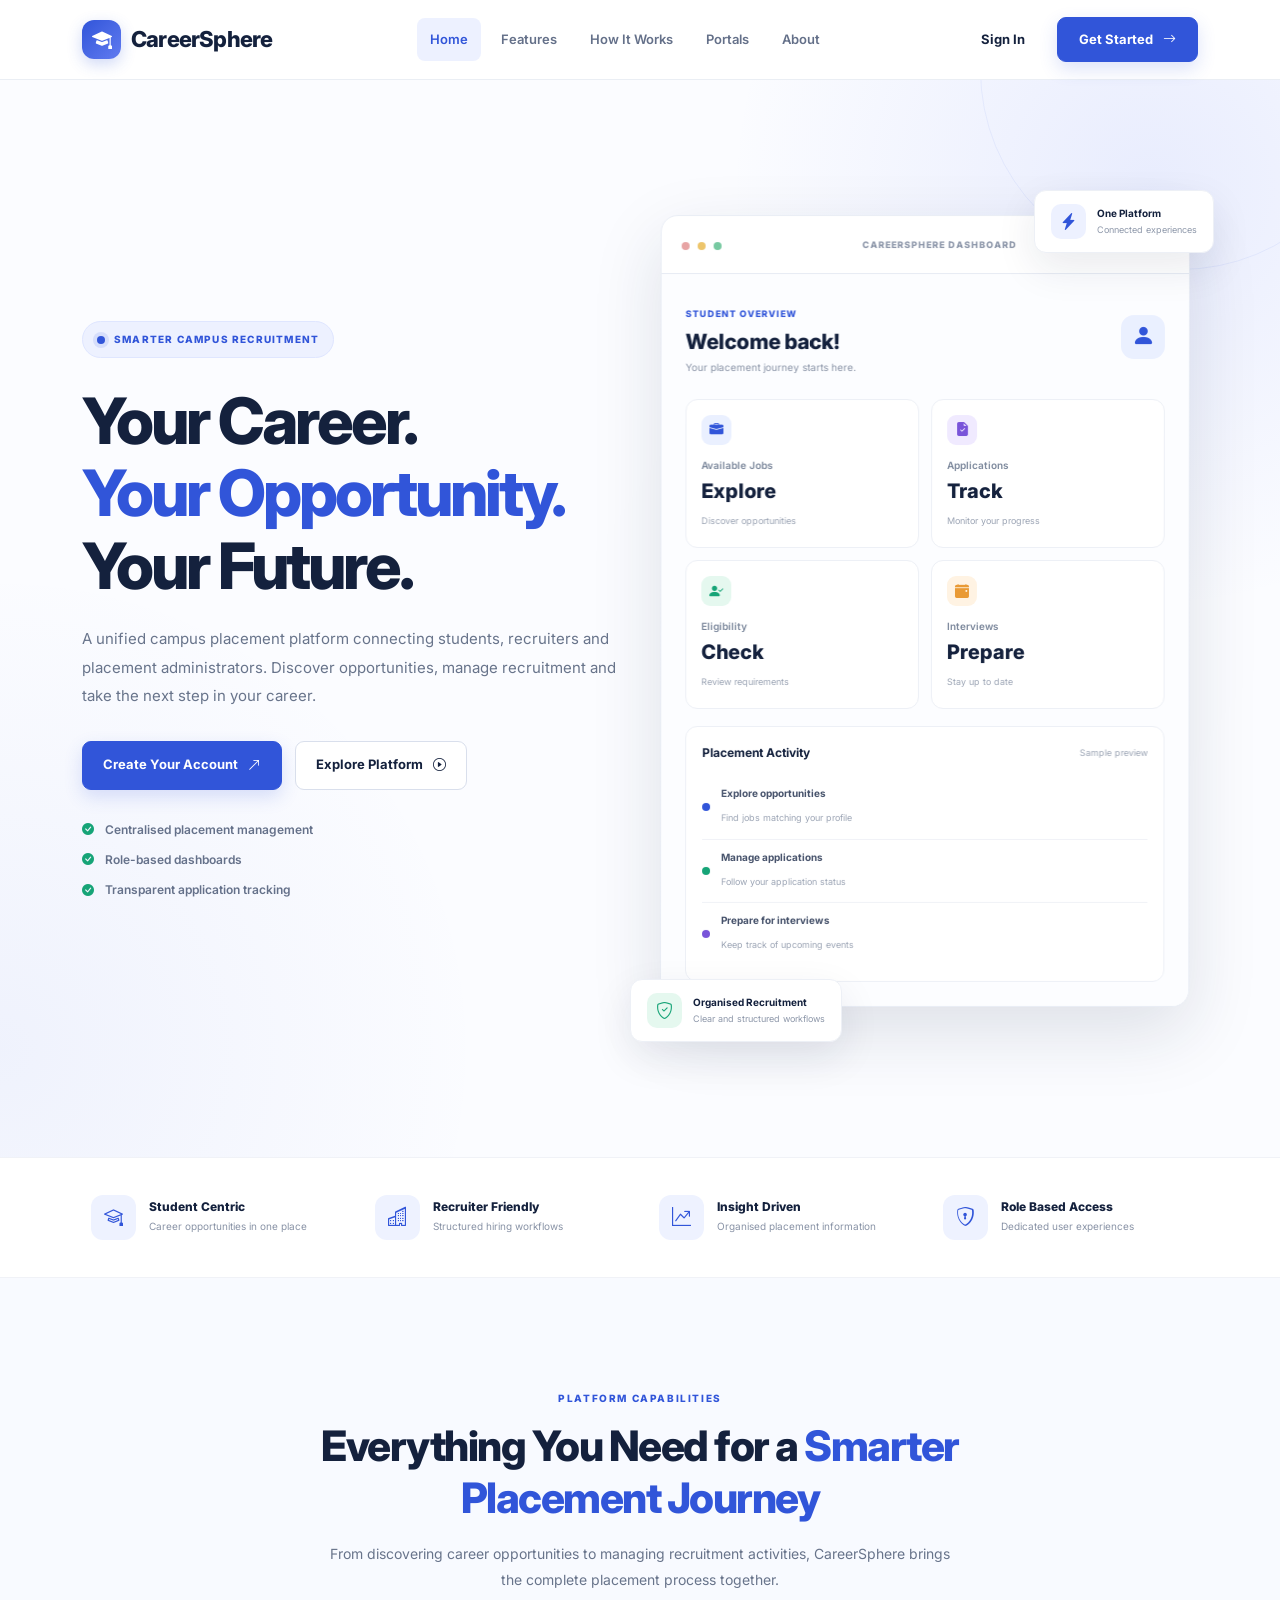
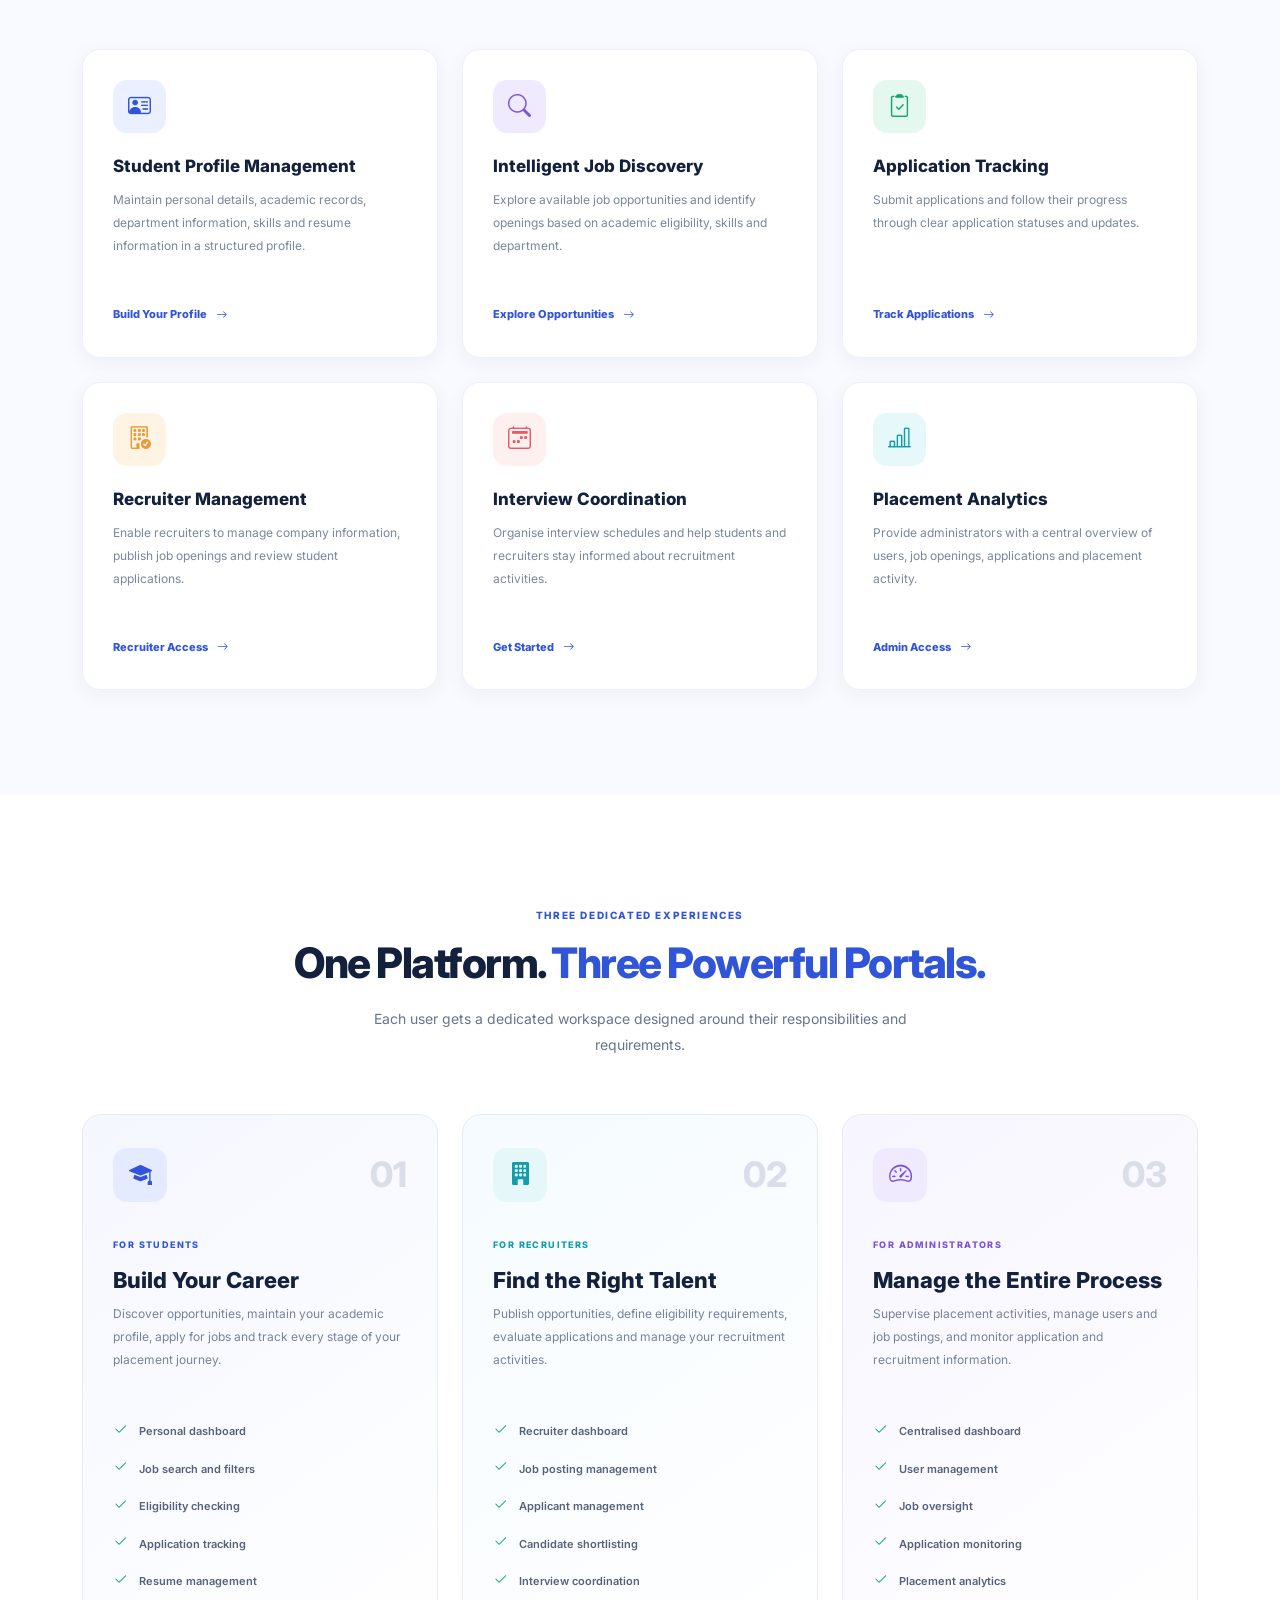
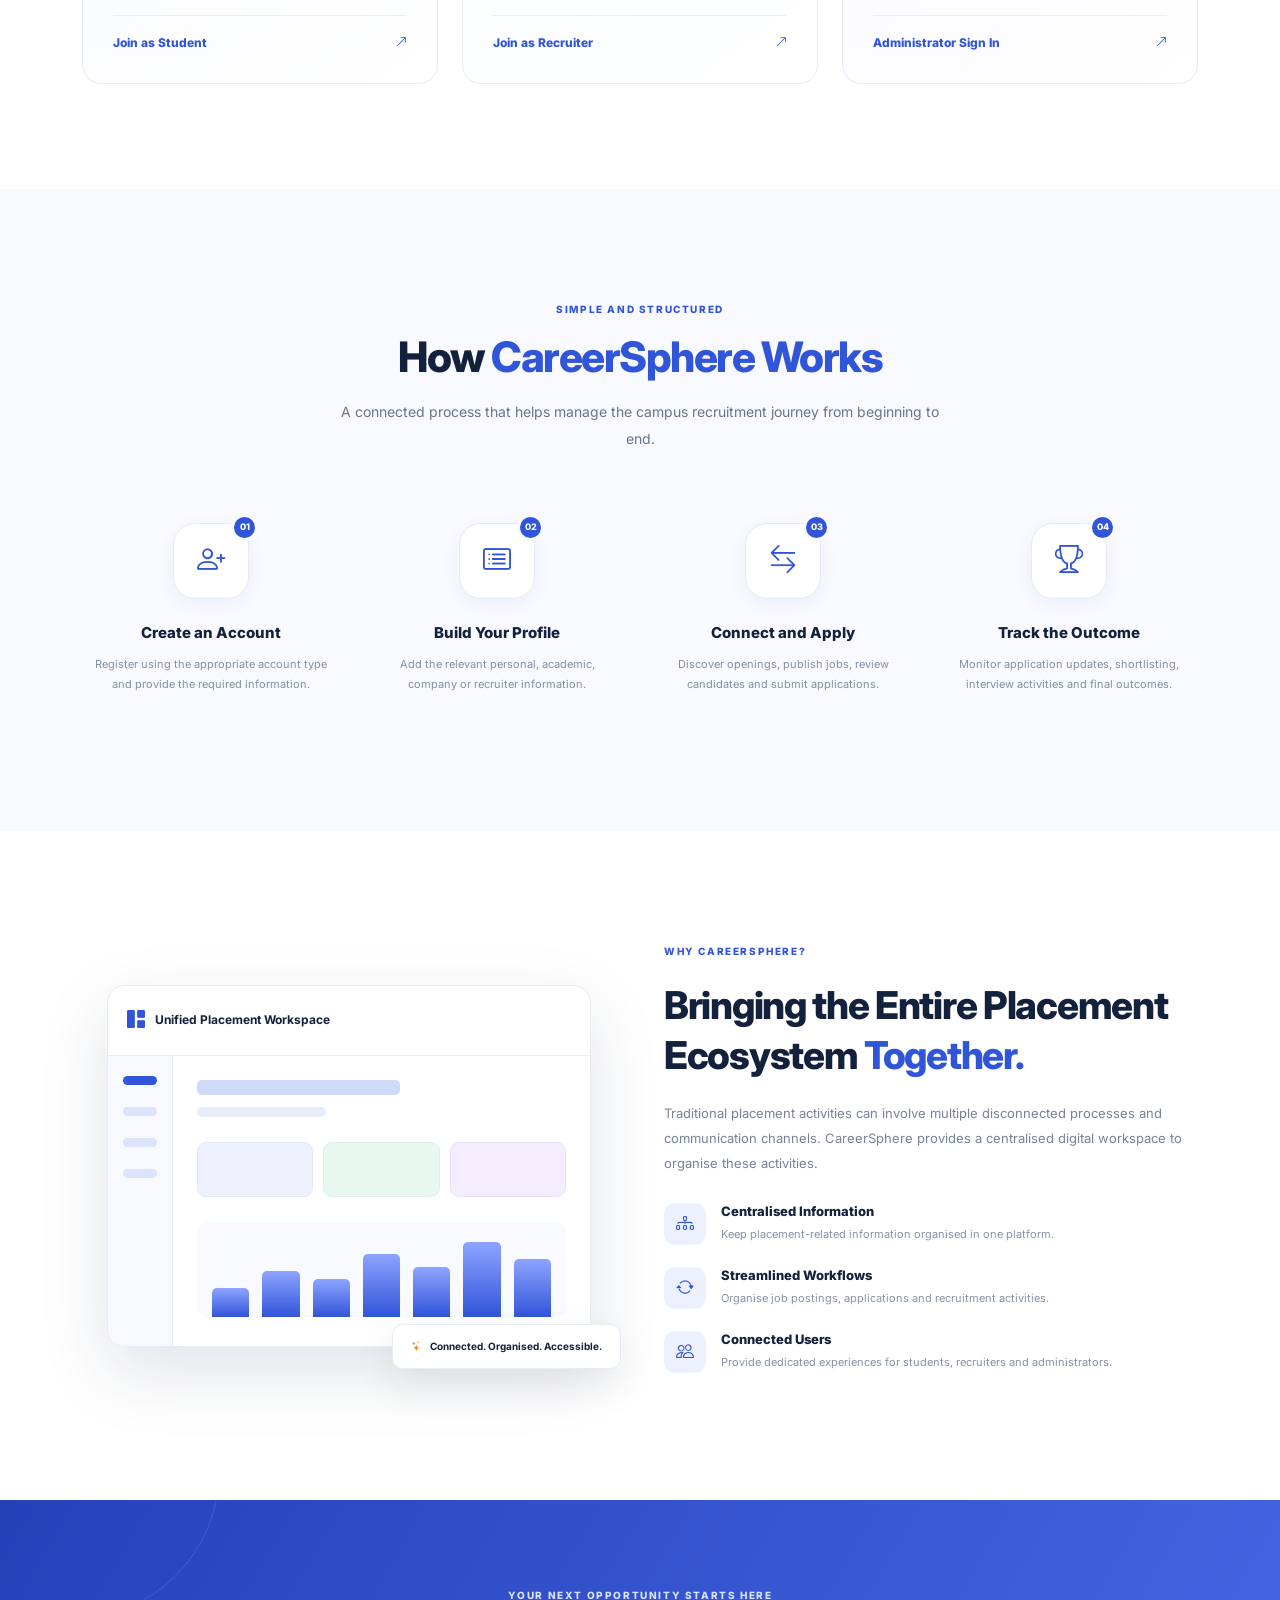
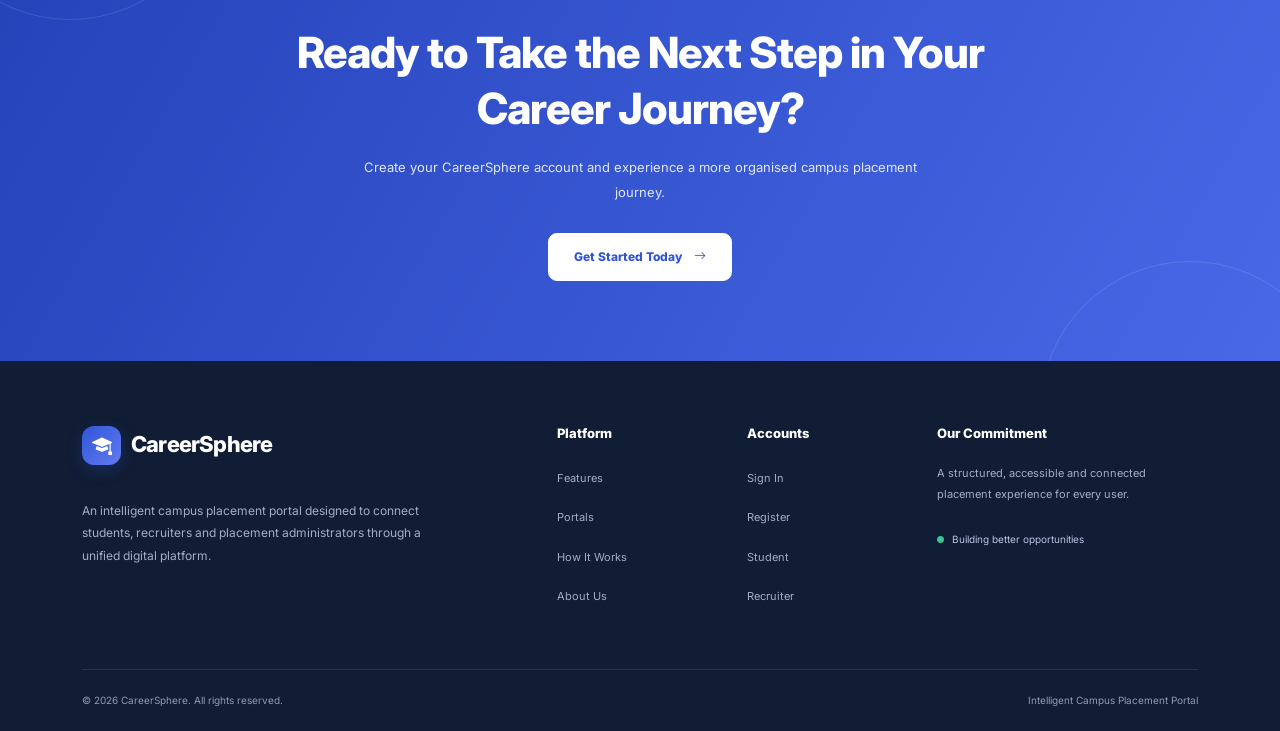
<file: frontend/index.html>
<!DOCTYPE html>
<html lang="en">
<head>
    <meta charset="UTF-8">
    <meta name="viewport" content="width=device-width, initial-scale=1.0">

    <title>CareerSphere | Intelligent Campus Placement Portal</title>

    <meta name="description"
          content="CareerSphere connects students, recruiters and placement administrators through an intelligent campus placement platform.">

    <link rel="preconnect" href="https://fonts.googleapis.com">
    <link rel="preconnect" href="https://fonts.gstatic.com" crossorigin>

    <link href="https://fonts.googleapis.com/css2?family=Inter:wght@400;500;600;700;800&display=swap"
          rel="stylesheet">

    <link href="https://cdn.jsdelivr.net/npm/bootstrap@5.3.3/dist/css/bootstrap.min.css"
          rel="stylesheet">

    <link href="https://cdn.jsdelivr.net/npm/bootstrap-icons@1.11.3/font/bootstrap-icons.min.css"
          rel="stylesheet">

    <link rel="stylesheet" href="style.css">
</head>

<body>

<!-- NAVIGATION -->
<nav class="navbar navbar-expand-lg main-navbar sticky-top">
    <div class="container">

        <a class="navbar-brand brand-logo" href="index.html">
            <span class="brand-icon">
                <i class="bi bi-mortarboard-fill"></i>
            </span>
            CareerSphere
        </a>

        <button class="navbar-toggler" type="button"
                data-bs-toggle="collapse"
                data-bs-target="#mainNavigation"
                aria-controls="mainNavigation"
                aria-expanded="false"
                aria-label="Toggle navigation">
            <span class="navbar-toggler-icon"></span>
        </button>

        <div class="collapse navbar-collapse" id="mainNavigation">

            <ul class="navbar-nav mx-auto">
                <li class="nav-item">
                    <a class="nav-link active" href="#home">Home</a>
                </li>
                <li class="nav-item">
                    <a class="nav-link" href="#features">Features</a>
                </li>
                <li class="nav-item">
                    <a class="nav-link" href="#how-it-works">How It Works</a>
                </li>
                <li class="nav-item">
                    <a class="nav-link" href="#portals">Portals</a>
                </li>
                <li class="nav-item">
                    <a class="nav-link" href="#about">About</a>
                </li>
            </ul>

            <div class="navbar-actions">
                <a href="login.html" class="btn btn-login">Sign In</a>

                <a href="register.html" class="btn btn-primary-custom">
                    Get Started
                    <i class="bi bi-arrow-right"></i>
                </a>
            </div>

        </div>
    </div>
</nav>


<!-- HERO SECTION -->
<section class="hero-section" id="home">
    <div class="container">
        <div class="row align-items-center">

            <div class="col-lg-6 hero-content">

                <div class="hero-label">
                    <span class="hero-label-dot"></span>
                    SMARTER CAMPUS RECRUITMENT
                </div>

                <h1>
                    Your Career.
                    <span>Your Opportunity.</span>
                    Your Future.
                </h1>

                <p class="hero-description">
                    A unified campus placement platform connecting
                    students, recruiters and placement administrators.
                    Discover opportunities, manage recruitment and
                    take the next step in your career.
                </p>

                <div class="hero-buttons">
                    <a href="register.html" class="btn btn-primary-custom hero-button">
                        Create Your Account
                        <i class="bi bi-arrow-up-right"></i>
                    </a>

                    <a href="#how-it-works" class="btn btn-outline-custom hero-button">
                        Explore Platform
                        <i class="bi bi-play-circle"></i>
                    </a>
                </div>

                <div class="hero-benefits">
                    <div>
                        <i class="bi bi-check-circle-fill"></i>
                        Centralised placement management
                    </div>
                    <div>
                        <i class="bi bi-check-circle-fill"></i>
                        Role-based dashboards
                    </div>
                    <div>
                        <i class="bi bi-check-circle-fill"></i>
                        Transparent application tracking
                    </div>
                </div>

            </div>

            <!-- DASHBOARD PREVIEW -->
            <div class="col-lg-6 hero-visual">

                <div class="dashboard-preview">

                    <div class="preview-header">
                        <div>
                            <span class="preview-window-dot"></span>
                            <span class="preview-window-dot"></span>
                            <span class="preview-window-dot"></span>
                        </div>

                        <span class="preview-title">
                            CAREERSPHERE DASHBOARD
                        </span>

                        <i class="bi bi-three-dots"></i>
                    </div>

                    <div class="preview-body">

                        <div class="preview-welcome">
                            <div>
                                <small>STUDENT OVERVIEW</small>
                                <h4>Welcome back!</h4>
                                <p>Your placement journey starts here.</p>
                            </div>

                            <div class="preview-avatar">
                                <i class="bi bi-person-fill"></i>
                            </div>
                        </div>

                        <div class="preview-stat-grid">

                            <div class="preview-stat-card">
                                <span class="stat-icon blue">
                                    <i class="bi bi-briefcase-fill"></i>
                                </span>
                                <small>Available Jobs</small>
                                <h3>Explore</h3>
                                <span class="stat-note">Discover opportunities</span>
                            </div>

                            <div class="preview-stat-card">
                                <span class="stat-icon purple">
                                    <i class="bi bi-file-earmark-check-fill"></i>
                                </span>
                                <small>Applications</small>
                                <h3>Track</h3>
                                <span class="stat-note">Monitor your progress</span>
                            </div>

                            <div class="preview-stat-card">
                                <span class="stat-icon green">
                                    <i class="bi bi-person-check-fill"></i>
                                </span>
                                <small>Eligibility</small>
                                <h3>Check</h3>
                                <span class="stat-note">Review requirements</span>
                            </div>

                            <div class="preview-stat-card">
                                <span class="stat-icon orange">
                                    <i class="bi bi-calendar-event-fill"></i>
                                </span>
                                <small>Interviews</small>
                                <h3>Prepare</h3>
                                <span class="stat-note">Stay up to date</span>
                            </div>

                        </div>

                        <div class="preview-bottom">
                            <div class="preview-activity">

                                <div class="preview-section-heading">
                                    <strong>Placement Activity</strong>
                                    <span>Sample preview</span>
                                </div>

                                <div class="activity-row">
                                    <span class="activity-indicator blue-bg"></span>
                                    <div>
                                        <strong>Explore opportunities</strong>
                                        <small>Find jobs matching your profile</small>
                                    </div>
                                </div>

                                <div class="activity-row">
                                    <span class="activity-indicator green-bg"></span>
                                    <div>
                                        <strong>Manage applications</strong>
                                        <small>Follow your application status</small>
                                    </div>
                                </div>

                                <div class="activity-row">
                                    <span class="activity-indicator purple-bg"></span>
                                    <div>
                                        <strong>Prepare for interviews</strong>
                                        <small>Keep track of upcoming events</small>
                                    </div>
                                </div>

                            </div>
                        </div>

                    </div>
                </div>

                <div class="floating-card floating-card-top">
                    <i class="bi bi-lightning-charge-fill"></i>
                    <div>
                        <strong>One Platform</strong>
                        <small>Connected experiences</small>
                    </div>
                </div>

                <div class="floating-card floating-card-bottom">
                    <i class="bi bi-shield-check"></i>
                    <div>
                        <strong>Organised Recruitment</strong>
                        <small>Clear and structured workflows</small>
                    </div>
                </div>

            </div>
        </div>
    </div>
</section>


<!-- PLATFORM HIGHLIGHTS -->
<section class="highlights-section">
    <div class="container">
        <div class="highlights-grid">

            <div class="highlight-item">
                <div class="highlight-icon">
                    <i class="bi bi-mortarboard"></i>
                </div>
                <div>
                    <h5>Student Centric</h5>
                    <p>Career opportunities in one place</p>
                </div>
            </div>

            <div class="highlight-item">
                <div class="highlight-icon">
                    <i class="bi bi-buildings"></i>
                </div>
                <div>
                    <h5>Recruiter Friendly</h5>
                    <p>Structured hiring workflows</p>
                </div>
            </div>

            <div class="highlight-item">
                <div class="highlight-icon">
                    <i class="bi bi-graph-up-arrow"></i>
                </div>
                <div>
                    <h5>Insight Driven</h5>
                    <p>Organised placement information</p>
                </div>
            </div>

            <div class="highlight-item">
                <div class="highlight-icon">
                    <i class="bi bi-shield-lock"></i>
                </div>
                <div>
                    <h5>Role Based Access</h5>
                    <p>Dedicated user experiences</p>
                </div>
            </div>

        </div>
    </div>
</section>


<!-- FEATURES -->
<section class="features-section section-padding" id="features">
    <div class="container">

        <div class="section-heading text-center">
            <span class="section-eyebrow">PLATFORM CAPABILITIES</span>

            <h2>
                Everything You Need for a
                <span>Smarter Placement Journey</span>
            </h2>

            <p>
                From discovering career opportunities to managing
                recruitment activities, CareerSphere brings the
                complete placement process together.
            </p>
        </div>

        <div class="row g-4">

            <div class="col-md-6 col-lg-4">
                <div class="feature-card">
                    <div class="feature-icon blue">
                        <i class="bi bi-person-vcard"></i>
                    </div>
                    <h4>Student Profile Management</h4>
                    <p>
                        Maintain personal details, academic records,
                        department information, skills and resume
                        information in a structured profile.
                    </p>
                    <a href="register.html">
                        Build Your Profile
                        <i class="bi bi-arrow-right"></i>
                    </a>
                </div>
            </div>

            <div class="col-md-6 col-lg-4">
                <div class="feature-card">
                    <div class="feature-icon purple">
                        <i class="bi bi-search"></i>
                    </div>
                    <h4>Intelligent Job Discovery</h4>
                    <p>
                        Explore available job opportunities and
                        identify openings based on academic
                        eligibility, skills and department.
                    </p>
                    <a href="register.html">
                        Explore Opportunities
                        <i class="bi bi-arrow-right"></i>
                    </a>
                </div>
            </div>

            <div class="col-md-6 col-lg-4">
                <div class="feature-card">
                    <div class="feature-icon green">
                        <i class="bi bi-clipboard2-check"></i>
                    </div>
                    <h4>Application Tracking</h4>
                    <p>
                        Submit applications and follow their
                        progress through clear application
                        statuses and updates.
                    </p>
                    <a href="register.html">
                        Track Applications
                        <i class="bi bi-arrow-right"></i>
                    </a>
                </div>
            </div>

            <div class="col-md-6 col-lg-4">
                <div class="feature-card">
                    <div class="feature-icon orange">
                        <i class="bi bi-building-check"></i>
                    </div>
                    <h4>Recruiter Management</h4>
                    <p>
                        Enable recruiters to manage company
                        information, publish job openings and
                        review student applications.
                    </p>
                    <a href="register.html">
                        Recruiter Access
                        <i class="bi bi-arrow-right"></i>
                    </a>
                </div>
            </div>

            <div class="col-md-6 col-lg-4">
                <div class="feature-card">
                    <div class="feature-icon red">
                        <i class="bi bi-calendar2-week"></i>
                    </div>
                    <h4>Interview Coordination</h4>
                    <p>
                        Organise interview schedules and help
                        students and recruiters stay informed
                        about recruitment activities.
                    </p>
                    <a href="register.html">
                        Get Started
                        <i class="bi bi-arrow-right"></i>
                    </a>
                </div>
            </div>

            <div class="col-md-6 col-lg-4">
                <div class="feature-card">
                    <div class="feature-icon teal">
                        <i class="bi bi-bar-chart-line"></i>
                    </div>
                    <h4>Placement Analytics</h4>
                    <p>
                        Provide administrators with a central
                        overview of users, job openings,
                        applications and placement activity.
                    </p>
                    <a href="login.html">
                        Admin Access
                        <i class="bi bi-arrow-right"></i>
                    </a>
                </div>
            </div>

        </div>
    </div>
</section>


<!-- ROLE BASED PORTALS -->
<section class="portals-section section-padding" id="portals">
    <div class="container">

        <div class="section-heading text-center">
            <span class="section-eyebrow">THREE DEDICATED EXPERIENCES</span>

            <h2>
                One Platform.
                <span>Three Powerful Portals.</span>
            </h2>

            <p>
                Each user gets a dedicated workspace designed
                around their responsibilities and requirements.
            </p>
        </div>

        <div class="row g-4">

            <div class="col-lg-4">
                <div class="portal-card student-portal">

                    <div class="portal-card-top">
                        <div class="portal-icon">
                            <i class="bi bi-mortarboard-fill"></i>
                        </div>
                        <span class="portal-number">01</span>
                    </div>

                    <span class="portal-label">FOR STUDENTS</span>
                    <h3>Build Your Career</h3>

                    <p>
                        Discover opportunities, maintain your
                        academic profile, apply for jobs and
                        track every stage of your placement journey.
                    </p>

                    <ul>
                        <li><i class="bi bi-check2"></i> Personal dashboard</li>
                        <li><i class="bi bi-check2"></i> Job search and filters</li>
                        <li><i class="bi bi-check2"></i> Eligibility checking</li>
                        <li><i class="bi bi-check2"></i> Application tracking</li>
                        <li><i class="bi bi-check2"></i> Resume management</li>
                    </ul>

                    <a href="register.html" class="portal-link">
                        Join as Student
                        <i class="bi bi-arrow-up-right"></i>
                    </a>
                </div>
            </div>

            <div class="col-lg-4">
                <div class="portal-card recruiter-portal">

                    <div class="portal-card-top">
                        <div class="portal-icon">
                            <i class="bi bi-building-fill"></i>
                        </div>
                        <span class="portal-number">02</span>
                    </div>

                    <span class="portal-label">FOR RECRUITERS</span>
                    <h3>Find the Right Talent</h3>

                    <p>
                        Publish opportunities, define eligibility
                        requirements, evaluate applications and
                        manage your recruitment activities.
                    </p>

                    <ul>
                        <li><i class="bi bi-check2"></i> Recruiter dashboard</li>
                        <li><i class="bi bi-check2"></i> Job posting management</li>
                        <li><i class="bi bi-check2"></i> Applicant management</li>
                        <li><i class="bi bi-check2"></i> Candidate shortlisting</li>
                        <li><i class="bi bi-check2"></i> Interview coordination</li>
                    </ul>

                    <a href="register.html" class="portal-link">
                        Join as Recruiter
                        <i class="bi bi-arrow-up-right"></i>
                    </a>
                </div>
            </div>

            <div class="col-lg-4">
                <div class="portal-card admin-portal">

                    <div class="portal-card-top">
                        <div class="portal-icon">
                            <i class="bi bi-speedometer2"></i>
                        </div>
                        <span class="portal-number">03</span>
                    </div>

                    <span class="portal-label">FOR ADMINISTRATORS</span>
                    <h3>Manage the Entire Process</h3>

                    <p>
                        Supervise placement activities, manage
                        users and job postings, and monitor
                        application and recruitment information.
                    </p>

                    <ul>
                        <li><i class="bi bi-check2"></i> Centralised dashboard</li>
                        <li><i class="bi bi-check2"></i> User management</li>
                        <li><i class="bi bi-check2"></i> Job oversight</li>
                        <li><i class="bi bi-check2"></i> Application monitoring</li>
                        <li><i class="bi bi-check2"></i> Placement analytics</li>
                    </ul>

                    <a href="login.html" class="portal-link">
                        Administrator Sign In
                        <i class="bi bi-arrow-up-right"></i>
                    </a>
                </div>
            </div>

        </div>
    </div>
</section>


<!-- HOW IT WORKS -->
<section class="workflow-section section-padding" id="how-it-works">
    <div class="container">

        <div class="section-heading text-center">
            <span class="section-eyebrow">SIMPLE AND STRUCTURED</span>

            <h2>
                How <span>CareerSphere Works</span>
            </h2>

            <p>
                A connected process that helps manage the
                campus recruitment journey from beginning to end.
            </p>
        </div>

        <div class="workflow-grid">

            <div class="workflow-step">
                <div class="workflow-icon">
                    <i class="bi bi-person-plus"></i>
                    <span>01</span>
                </div>
                <h4>Create an Account</h4>
                <p>
                    Register using the appropriate account type
                    and provide the required information.
                </p>
            </div>

            <div class="workflow-step">
                <div class="workflow-icon">
                    <i class="bi bi-card-list"></i>
                    <span>02</span>
                </div>
                <h4>Build Your Profile</h4>
                <p>
                    Add the relevant personal, academic,
                    company or recruiter information.
                </p>
            </div>

            <div class="workflow-step">
                <div class="workflow-icon">
                    <i class="bi bi-arrow-left-right"></i>
                    <span>03</span>
                </div>
                <h4>Connect and Apply</h4>
                <p>
                    Discover openings, publish jobs,
                    review candidates and submit applications.
                </p>
            </div>

            <div class="workflow-step">
                <div class="workflow-icon">
                    <i class="bi bi-trophy"></i>
                    <span>04</span>
                </div>
                <h4>Track the Outcome</h4>
                <p>
                    Monitor application updates, shortlisting,
                    interview activities and final outcomes.
                </p>
            </div>

        </div>
    </div>
</section>


<!-- ABOUT -->
<section class="about-section section-padding" id="about">
    <div class="container">

        <div class="row align-items-center g-5">

            <div class="col-lg-6">
                <div class="about-visual">

                    <div class="about-main-card">

                        <div class="about-card-header">
                            <i class="bi bi-grid-1x2-fill"></i>
                            <strong>Unified Placement Workspace</strong>
                        </div>

                        <div class="about-workspace">

                            <div class="workspace-sidebar">
                                <span></span>
                                <span></span>
                                <span></span>
                                <span></span>
                            </div>

                            <div class="workspace-content">
                                <div class="workspace-line large"></div>
                                <div class="workspace-line small"></div>

                                <div class="workspace-boxes">
                                    <span></span>
                                    <span></span>
                                    <span></span>
                                </div>

                                <div class="workspace-chart">
                                    <div style="height: 35%"></div>
                                    <div style="height: 55%"></div>
                                    <div style="height: 45%"></div>
                                    <div style="height: 75%"></div>
                                    <div style="height: 60%"></div>
                                    <div style="height: 90%"></div>
                                    <div style="height: 70%"></div>
                                </div>
                            </div>

                        </div>
                    </div>

                    <div class="about-decoration">
                        <i class="bi bi-stars"></i>
                        Connected. Organised. Accessible.
                    </div>

                </div>
            </div>

            <div class="col-lg-6">

                <span class="section-eyebrow">WHY CAREERSPHERE?</span>

                <h2 class="about-heading">
                    Bringing the Entire
                    Placement Ecosystem
                    <span>Together.</span>
                </h2>

                <p class="about-description">
                    Traditional placement activities can involve
                    multiple disconnected processes and communication
                    channels. CareerSphere provides a centralised
                    digital workspace to organise these activities.
                </p>

                <div class="about-point">
                    <div class="about-point-icon">
                        <i class="bi bi-diagram-3"></i>
                    </div>
                    <div>
                        <h5>Centralised Information</h5>
                        <p>
                            Keep placement-related information
                            organised in one platform.
                        </p>
                    </div>
                </div>

                <div class="about-point">
                    <div class="about-point-icon">
                        <i class="bi bi-arrow-repeat"></i>
                    </div>
                    <div>
                        <h5>Streamlined Workflows</h5>
                        <p>
                            Organise job postings, applications
                            and recruitment activities.
                        </p>
                    </div>
                </div>

                <div class="about-point">
                    <div class="about-point-icon">
                        <i class="bi bi-people"></i>
                    </div>
                    <div>
                        <h5>Connected Users</h5>
                        <p>
                            Provide dedicated experiences for
                            students, recruiters and administrators.
                        </p>
                    </div>
                </div>

            </div>
        </div>
    </div>
</section>


<!-- CALL TO ACTION -->
<section class="cta-section">
    <div class="container">

        <div class="cta-content">

            <span class="cta-eyebrow">
                YOUR NEXT OPPORTUNITY STARTS HERE
            </span>

            <h2>
                Ready to Take the Next Step
                in Your Career Journey?
            </h2>

            <p>
                Create your CareerSphere account and experience
                a more organised campus placement journey.
            </p>

            <a href="register.html" class="btn cta-button">
                Get Started Today
                <i class="bi bi-arrow-right"></i>
            </a>

        </div>
    </div>
</section>


<!-- FOOTER -->
<footer class="main-footer">
    <div class="container">

        <div class="row g-4 footer-main">

            <div class="col-lg-5">

                <a class="navbar-brand brand-logo footer-brand"
                   href="index.html">

                    <span class="brand-icon">
                        <i class="bi bi-mortarboard-fill"></i>
                    </span>

                    CareerSphere
                </a>

                <p class="footer-description">
                    An intelligent campus placement portal
                    designed to connect students, recruiters
                    and placement administrators through
                    a unified digital platform.
                </p>

            </div>

            <div class="col-6 col-lg-2">
                <h5>Platform</h5>
                <ul>
                    <li><a href="#features">Features</a></li>
                    <li><a href="#portals">Portals</a></li>
                    <li><a href="#how-it-works">How It Works</a></li>
                    <li><a href="#about">About Us</a></li>
                </ul>
            </div>

            <div class="col-6 col-lg-2">
                <h5>Accounts</h5>
                <ul>
                    <li><a href="login.html">Sign In</a></li>
                    <li><a href="register.html">Register</a></li>
                    <li><a href="register.html">Student</a></li>
                    <li><a href="register.html">Recruiter</a></li>
                </ul>
            </div>

            <div class="col-lg-3">
                <h5>Our Commitment</h5>

                <p class="footer-commitment">
                    A structured, accessible and connected
                    placement experience for every user.
                </p>

                <span class="footer-status">
                    <i class="bi bi-circle-fill"></i>
                    Building better opportunities
                </span>
            </div>

        </div>

        <div class="footer-bottom">
            <p>
                © 2026 CareerSphere. All rights reserved.
            </p>

            <p>
                Intelligent Campus Placement Portal
            </p>
        </div>

    </div>
</footer>


<!-- SCRIPTS -->
<script src="https://cdn.jsdelivr.net/npm/bootstrap@5.3.3/dist/js/bootstrap.bundle.min.js"></script>
<script src="script.js"></script>

</body>
</html>
</file>
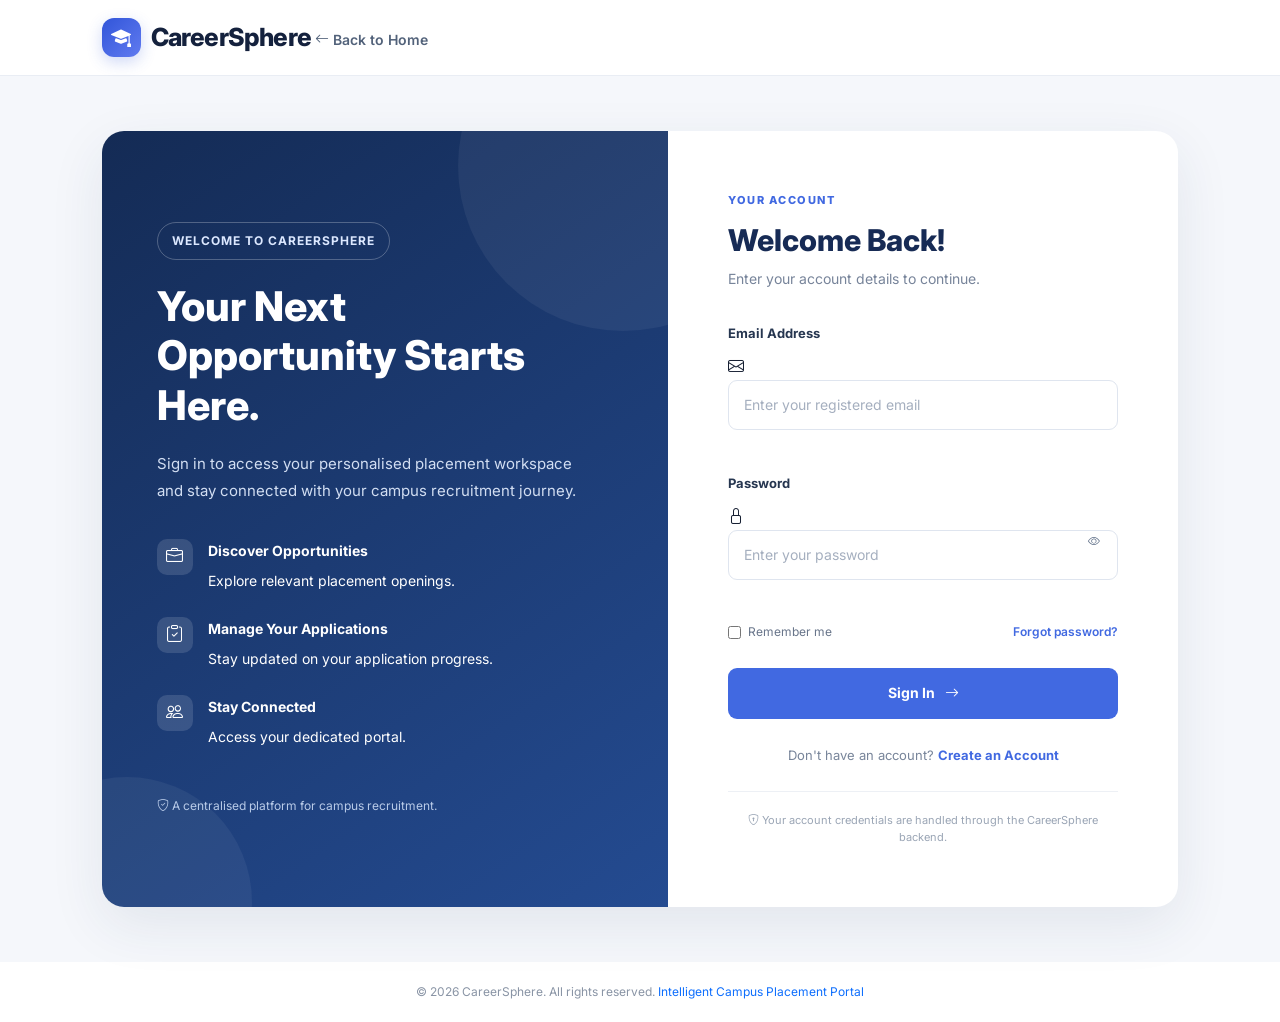
<file: frontend/admin-dashboard.html>
<!DOCTYPE html>
<html lang="en">
<head>
    <meta charset="UTF-8">
    <meta name="viewport" content="width=device-width, initial-scale=1.0">

    <title>Admin Dashboard | CareerSphere</title>
    <meta name="description" content="Manage users, jobs, applications and placement performance with CareerSphere.">

    <link href="https://cdn.jsdelivr.net/npm/bootstrap@5.3.3/dist/css/bootstrap.min.css" rel="stylesheet">
    <link href="https://cdn.jsdelivr.net/npm/bootstrap-icons@1.11.3/font/bootstrap-icons.css" rel="stylesheet">
    <link href="https://fonts.googleapis.com/css2?family=Inter:wght@400;500;600;700;800&display=swap" rel="stylesheet">

    <link rel="stylesheet" href="style.css">
    <link rel="stylesheet" href="dashboard.css">

    <style>
        body {
            font-family: 'Inter', sans-serif;
            background: #f5f7fb;
        }

        .dashboard-welcome {
            background: linear-gradient(120deg, #172554, #2563eb);
            color: white;
            padding: 30px;
            border-radius: 16px;
        }

        .dashboard-welcome h2 {
            font-weight: 800;
        }

        .dashboard-section {
            scroll-margin-top: 90px;
        }

        .dashboard-section .table {
            min-width: 750px;
        }

        .dashboard-section .table th {
            white-space: nowrap;
        }

        .dashboard-section .table td {
            vertical-align: middle;
        }

        .admin-stat-card {
            transition: transform .2s ease, box-shadow .2s ease;
        }

        .admin-stat-card:hover {
            transform: translateY(-3px);
            box-shadow: 0 8px 22px rgba(0,0,0,.08) !important;
        }

        .modal-content {
            border: 0;
            border-radius: 15px;
            overflow: hidden;
        }

        .modal-header {
            background: #f8fafc;
        }

        /* ADMIN EDIT JOB MODAL FIX */

        #adminEditJobModal .modal-content {
            display: flex;
            flex-direction: column;
            max-height: calc(100vh - 1rem);
        }

        #adminEditJobModal #adminEditJobForm {
            display: flex;
            flex-direction: column;
            flex: 1 1 auto;
            min-height: 0;
            overflow: hidden;
        }

        #adminEditJobModal .modal-body {
            flex: 1 1 auto;
            min-height: 0;
            overflow-y: auto;
        }

        #adminEditJobModal .modal-footer {
            display: flex !important;
            flex-shrink: 0;
            justify-content: flex-end;
            gap: 10px;
            background: #ffffff;
            border-top: 1px solid #dee2e6;
            padding: 15px 20px;
            visibility: visible !important;
        }

        #adminEditJobModal #adminSaveJobButton {
            display: inline-block !important;
            visibility: visible !important;
        }

        .form-label {
            margin-bottom: 7px;
        }

        .admin-section-icon {
            width: 38px;
            height: 38px;
            display: inline-flex;
            align-items: center;
            justify-content: center;
            border-radius: 10px;
            background: #eff6ff;
            color: #2563eb;
            margin-right: 8px;
        }

        footer {
            margin-top: 35px;
        }
    </style>
</head>

<body>

<!-- ADMIN ROLE PROTECTION -->
<script>
(function () {
    let user = null;

    try {
        user = JSON.parse(
            sessionStorage.getItem("campusconnectUser") || "null"
        );
    } catch (error) {
        user = null;
    }

    if (!user || !(user.user_id || user.id || user._id)) {
        window.location.replace("login.html");
        return;
    }

    if (String(user.role || "").toLowerCase() !== "admin") {

        window.campusConnectAccessBlocked = true;

        let redirectPage = "login.html";

        if (user.role === "student") {
            redirectPage = "student-dashboard.html";
        } else if (user.role === "recruiter") {
            redirectPage = "recruiter-dashboard.html";
        }

        document.write(`
            <div style="
                position:fixed;
                inset:0;
                z-index:999999;
                background:#101827;
                color:white;
                display:flex;
                align-items:center;
                justify-content:center;
                text-align:center;
                font-family:Arial,sans-serif;
                padding:20px;
            ">
                <div>
                    <div style="font-size:65px;color:#ff4545;margin-bottom:15px;">
                        <i class="bi bi-shield-lock-fill"></i>
                    </div>

                    <h1 style="color:#ff4545;font-size:42px;font-weight:bold;margin-bottom:15px;">
                        ACCESS DENIED!
                    </h1>

                    <h3 style="margin-bottom:15px;">
                        Only administrators can access this page.
                    </h3>

                    <p style="color:#cbd5e1;">
                        You do not have permission to view the Admin Dashboard.
                    </p>

                    <p style="color:#facc15;margin-top:20px;">
                        Redirecting to your dashboard...
                    </p>

                    <div style="
                        width:35px;
                        height:35px;
                        border:4px solid #64748b;
                        border-top:4px solid white;
                        border-radius:50%;
                        margin:20px auto;
                        animation:spin 1s linear infinite;
                    "></div>
                </div>
            </div>

            <style>
                @keyframes spin {
                    0% { transform:rotate(0deg); }
                    100% { transform:rotate(360deg); }
                }
            </style>
        `);

        setTimeout(function () {
            window.location.replace(redirectPage);
        }, 2500);
    }
})();
</script>

<!-- NAVIGATION -->
<nav class="navbar navbar-expand-lg bg-white border-bottom sticky-top">
    <div class="container-fluid px-4">

        <a class="navbar-brand fw-bold" href="index.html">
            <i class="bi bi-mortarboard-fill me-2"></i>
            CareerSphere
            <span class="text-secondary small ms-2">ADMIN</span>
        </a>

        <div class="d-flex align-items-center gap-3">
            <span class="text-secondary d-none d-sm-inline">
                <i class="bi bi-shield-lock-fill me-1"></i>
                Administrator
            </span>

            <button class="btn btn-outline-danger btn-sm"
                    id="logoutButton"
                    type="button">
                <i class="bi bi-box-arrow-right me-1"></i>
                Logout
            </button>
        </div>

    </div>
</nav>

<main class="container-fluid px-4 py-4">

    <!-- WELCOME -->
    <section class="dashboard-welcome mb-4">
        <div>
            <p class="text-uppercase small fw-semibold mb-2">
                CAREERSPHERE ADMINISTRATION PORTAL
            </p>

            <h2 class="fw-bold">
                Welcome, <span id="adminName">Administrator</span>
            </h2>

            <p class="mb-0">
                Monitor users, recruitment activities and placement performance.
            </p>
        </div>
    </section>

    <!-- DASHBOARD STATISTICS -->
    <section class="mb-5">

        <h4 class="fw-bold mb-3">
            <i class="bi bi-speedometer2 me-2 text-primary"></i>
            Platform Overview
        </h4>

        <div class="row g-3">

            <div class="col-md-6 col-xl-3">
                <div class="card admin-stat-card shadow-sm border-0 h-100 p-3">
                    <div class="d-flex justify-content-between align-items-center">
                        <div>
                            <p class="text-secondary mb-1">Total Students</p>
                            <h3 class="fw-bold mb-0" id="adminTotalStudents">0</h3>
                        </div>
                        <i class="bi bi-people fs-2 text-primary"></i>
                    </div>
                </div>
            </div>

            <div class="col-md-6 col-xl-3">
                <div class="card admin-stat-card shadow-sm border-0 h-100 p-3">
                    <div class="d-flex justify-content-between align-items-center">
                        <div>
                            <p class="text-secondary mb-1">Total Recruiters</p>
                            <h3 class="fw-bold mb-0" id="adminTotalRecruiters">0</h3>
                        </div>
                        <i class="bi bi-building fs-2 text-success"></i>
                    </div>
                </div>
            </div>

            <div class="col-md-6 col-xl-3">
                <div class="card admin-stat-card shadow-sm border-0 h-100 p-3">
                    <div class="d-flex justify-content-between align-items-center">
                        <div>
                            <p class="text-secondary mb-1">Active Jobs</p>
                            <h3 class="fw-bold mb-0" id="adminTotalJobs">0</h3>
                        </div>
                        <i class="bi bi-briefcase fs-2 text-warning"></i>
                    </div>
                </div>
            </div>

            <div class="col-md-6 col-xl-3">
                <div class="card admin-stat-card shadow-sm border-0 h-100 p-3">
                    <div class="d-flex justify-content-between align-items-center">
                        <div>
                            <p class="text-secondary mb-1">Applications</p>
                            <h3 class="fw-bold mb-0" id="adminTotalApplications">0</h3>
                        </div>
                        <i class="bi bi-file-earmark-text fs-2 text-danger"></i>
                    </div>
                </div>
            </div>

        </div>
    </section>

    <!-- PLACEMENT STATISTICS -->
    <section class="mb-5">

        <h4 class="fw-bold mb-3">
            <i class="bi bi-graph-up-arrow me-2 text-primary"></i>
            Placement Performance
        </h4>

        <div class="row g-3">

            <div class="col-md-4">
                <div class="card admin-stat-card border-0 shadow-sm p-3 h-100">
                    <p class="text-secondary mb-1">Pending Applications</p>
                    <h3 class="fw-bold text-warning" id="adminPendingApplications">0</h3>
                </div>
            </div>

            <div class="col-md-4">
                <div class="card admin-stat-card border-0 shadow-sm p-3 h-100">
                    <p class="text-secondary mb-1">Shortlisted Applications</p>
                    <h3 class="fw-bold text-info" id="adminShortlistedApplications">0</h3>
                </div>
            </div>

            <div class="col-md-4">
                <div class="card admin-stat-card border-0 shadow-sm p-3 h-100">
                    <p class="text-secondary mb-1">Selected Students</p>
                    <h3 class="fw-bold text-success" id="adminSelectedApplications">0</h3>
                </div>
            </div>

        </div>
    </section>

    <!-- USER MANAGEMENT -->
    <section class="dashboard-section mb-5" id="userManagementSection">

        <div class="d-flex justify-content-between align-items-center flex-wrap gap-2 mb-3">
            <div>
                <h4 class="fw-bold mb-1">
                    <i class="bi bi-people admin-section-icon"></i>
                    User Management
                </h4>
                <p class="text-secondary mb-0">
                    View registered students, recruiters and administrators.
                </p>
            </div>

            <button class="btn btn-outline-primary"
                    id="refreshUsersButton"
                    type="button">
                <i class="bi bi-arrow-clockwise me-1"></i>
                Refresh Users
            </button>
        </div>

        <div id="adminUsersMessage" class="mb-3"></div>

        <div class="table-responsive bg-white rounded shadow-sm">
            <table class="table table-hover align-middle mb-0">

                <thead class="table-light">
                    <tr>
                        <th>Name</th>
                        <th>Email</th>
                        <th>Role</th>
                        <th>Department</th>
                        <th>Graduation Year</th>
                    </tr>
                </thead>

                <tbody id="adminUsersContainer">
                    <tr>
                        <td colspan="5" class="text-center text-secondary py-4">
                            Loading users...
                        </td>
                    </tr>
                </tbody>

            </table>
        </div>
    </section>

    <!-- JOB MANAGEMENT -->
    <section class="dashboard-section mb-5" id="jobManagementSection">

        <div class="d-flex justify-content-between align-items-center flex-wrap gap-2 mb-3">

            <div>
                <h4 class="fw-bold mb-1">
                    <i class="bi bi-briefcase admin-section-icon"></i>
                    Job Management
                </h4>

                <p class="text-secondary mb-0">
                    Monitor, edit and delete opportunities published by recruiters.
                </p>
            </div>

            <button class="btn btn-outline-primary"
                    id="refreshAdminJobsButton"
                    type="button">
                <i class="bi bi-arrow-clockwise me-1"></i>
                Refresh Jobs
            </button>

        </div>

        <div id="adminJobsMessage" class="mb-3"></div>

        <div class="table-responsive bg-white rounded shadow-sm">

            <table class="table table-hover align-middle mb-0">

                <thead class="table-light">
                    <tr>
                        <th>Job Title</th>
                        <th>Company</th>
                        <th>Department</th>
                        <th>Minimum CGPA</th>
                        <th>Graduation Year</th>
                        <th>Location</th>
                        <th class="text-center">Actions</th>
                    </tr>
                </thead>

                <tbody id="adminJobsContainer">
                    <tr>
                        <td colspan="7" class="text-center text-secondary py-4">
                            Loading jobs...
                        </td>
                    </tr>
                </tbody>

            </table>
        </div>
    </section>

    <!-- APPLICATION MANAGEMENT -->
    <section class="dashboard-section mb-5" id="applicationManagementSection">

        <div class="d-flex justify-content-between align-items-center flex-wrap gap-2 mb-3">

            <div>
                <h4 class="fw-bold mb-1">
                    <i class="bi bi-file-earmark-check admin-section-icon"></i>
                    Application Monitoring
                </h4>

                <p class="text-secondary mb-0">
                    Monitor student applications and recruitment outcomes.
                </p>
            </div>

            <button class="btn btn-outline-primary"
                    id="refreshAdminApplicationsButton"
                    type="button">
                <i class="bi bi-arrow-clockwise me-1"></i>
                Refresh Applications
            </button>

        </div>

        <div id="adminApplicationsMessage" class="mb-3"></div>

        <div class="table-responsive bg-white rounded shadow-sm">

            <table class="table table-hover align-middle mb-0">

                <thead class="table-light">
                    <tr>
                        <th>Student</th>
                        <th>Department</th>
                        <th>Company / Job</th>
                        <th>CGPA</th>
                        <th>Graduation Year</th>
                        <th>Status</th>
                        <th>Application Date</th>
                    </tr>
                </thead>

                <tbody id="adminApplicationsContainer">
                    <tr>
                        <td colspan="7" class="text-center text-secondary py-4">
                            Loading applications...
                        </td>
                    </tr>
                </tbody>

            </table>
        </div>
    </section>

    <!-- FOOTER -->
    <footer class="text-center text-secondary border-top pt-4 pb-3">
        <p class="mb-1 fw-semibold">CareerSphere Administration</p>
        <small>Intelligent Campus Placement Management System</small>
        <p class="small mt-2 mb-0">
            Secure Campus Placement Management Portal
        </p>
    </footer>

</main>

<!-- EDIT JOB MODAL -->
<div class="modal fade" id="adminEditJobModal"
     tabindex="-1"
     aria-labelledby="adminEditJobModalLabel"
     aria-hidden="true">

    <div class="modal-dialog modal-lg modal-dialog-centered modal-dialog-scrollable">

        <div class="modal-content">

            <div class="modal-header">

                <div>
                    <h5 class="modal-title fw-bold" id="adminEditJobModalLabel">
                        <i class="bi bi-pencil-square me-2"></i>
                        Edit Job Details
                    </h5>

                    <p class="text-secondary small mb-0">
                        Update the job opportunity information.
                    </p>
                </div>

                <button type="button"
                        class="btn-close"
                        data-bs-dismiss="modal"
                        aria-label="Close">
                </button>

            </div>

            <form id="adminEditJobForm">

                <div class="modal-body">

                    <input type="hidden" id="adminEditJobId">

                    <div id="adminEditJobMessage"
                         class="alert alert-danger mt-1"
                         role="alert"
                         hidden>
                    </div>

                    <div class="row g-3">

                        <div class="col-md-6">
                            <label for="adminEditCompany" class="form-label fw-semibold">
                                Company Name
                            </label>
                            <input type="text" class="form-control"
                                   id="adminEditCompany"
                                   placeholder="Enter company name" required>
                        </div>

                        <div class="col-md-6">
                            <label for="adminEditTitle" class="form-label fw-semibold">
                                Job Title
                            </label>
                            <input type="text" class="form-control"
                                   id="adminEditTitle"
                                   placeholder="Enter job title" required>
                        </div>

                        <div class="col-12">
                            <label for="adminEditDescription" class="form-label fw-semibold">
                                Job Description
                            </label>
                            <textarea class="form-control"
                                      id="adminEditDescription"
                                      rows="4"
                                      placeholder="Enter complete job description"
                                      required></textarea>
                        </div>

                        <div class="col-md-4">
                            <label for="adminEditCGPA" class="form-label fw-semibold">
                                Minimum CGPA
                            </label>
                            <input type="number" class="form-control"
                                   id="adminEditCGPA"
                                   min="0" max="10" step="0.01"
                                   placeholder="Example: 7.0" required>
                        </div>

                        <div class="col-md-4">
                            <label for="adminEditDepartment" class="form-label fw-semibold">
                                Eligible Department
                            </label>
                            <input type="text" class="form-control"
                                   id="adminEditDepartment"
                                   placeholder="Example: CSE" required>
                        </div>

                        <div class="col-md-4">
                            <label for="adminEditGraduationYear" class="form-label fw-semibold">
                                Graduation Year
                            </label>
                            <input type="number" class="form-control"
                                   id="adminEditGraduationYear"
                                   min="2000" max="2100"
                                   placeholder="Example: 2027">
                        </div>

                        <div class="col-md-6">
                            <label for="adminEditSalary" class="form-label fw-semibold">
                                Salary / Package
                            </label>
                            <input type="text" class="form-control"
                                   id="adminEditSalary"
                                   placeholder="Example: 6 LPA">
                        </div>

                        <div class="col-md-6">
                            <label for="adminEditLocation" class="form-label fw-semibold">
                                Job Location
                            </label>
                            <input type="text" class="form-control"
                                   id="adminEditLocation"
                                   placeholder="Example: Bengaluru">
                        </div>

                        <div class="col-12">
                            <label for="adminEditSkills" class="form-label fw-semibold">
                                Required Skills
                            </label>
                            <textarea class="form-control"
                                      id="adminEditSkills"
                                      rows="2"
                                      placeholder="Example: Python, Java, SQL"></textarea>
                            <div class="form-text">
                                Separate multiple skills using commas.
                            </div>
                        </div>

                        <div class="col-md-6">
                            <label for="adminEditDeadline" class="form-label fw-semibold">
                                Application Deadline
                            </label>
                            <input type="date" class="form-control"
                                   id="adminEditDeadline">
                        </div>

                    </div>
                </div>

                <!-- FIXED MODAL FOOTER -->
                <div class="modal-footer">

                    <button type="button"
                            class="btn btn-secondary"
                            data-bs-dismiss="modal">
                        <i class="bi bi-x-circle me-1"></i>
                        Cancel
                    </button>

                    <button type="submit"
                            class="btn btn-primary"
                            id="adminSaveJobButton">
                        <i class="bi bi-check-circle me-1"></i>
                        Save Changes
                    </button>

                </div>

            </form>

        </div>
    </div>
</div>

<!-- JAVASCRIPT -->
<script src="https://cdn.jsdelivr.net/npm/bootstrap@5.3.3/dist/js/bootstrap.bundle.min.js"></script>
<script src="script.js"></script>
<script src="features-ui.js"></script>

</body>
</html>
</file>
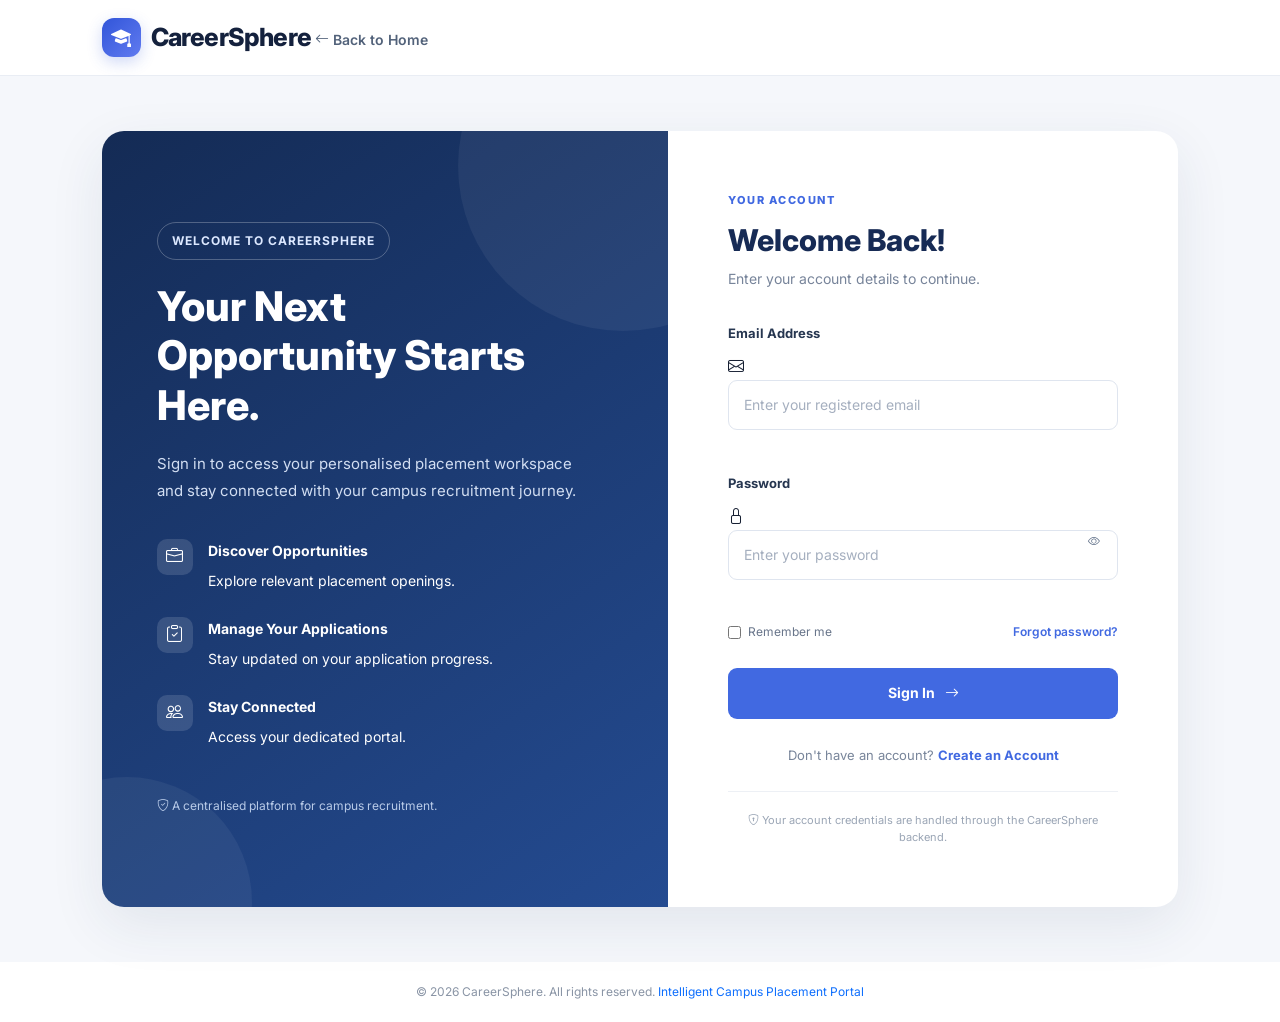
<file: frontend/login.html>
<!DOCTYPE html>
<html lang="en">

<head>
    <meta charset="UTF-8">
    <meta name="viewport" content="width=device-width, initial-scale=1.0">

    <title>Sign In | CareerSphere</title>
    <meta name="description" content="Sign in to CareerSphere, your intelligent campus placement portal.">

    <link rel="preconnect" href="https://fonts.googleapis.com">
    <link rel="preconnect" href="https://fonts.gstatic.com" crossorigin>

    <link href="https://fonts.googleapis.com/css2?family=Inter:wght@400;500;600;700;800&display=swap"
          rel="stylesheet">

    <link href="https://cdn.jsdelivr.net/npm/bootstrap@5.3.3/dist/css/bootstrap.min.css"
          rel="stylesheet">

    <link href="https://cdn.jsdelivr.net/npm/bootstrap-icons@1.11.3/font/bootstrap-icons.min.css"
          rel="stylesheet">

    <link rel="stylesheet" href="style.css">
    <link rel="stylesheet" href="auth.css">
</head>

<body class="auth-body">

    <nav class="auth-navbar">
        <div class="container">

            <a href="index.html" class="brand-logo">
                <span class="brand-icon">
                    <i class="bi bi-mortarboard-fill"></i>
                </span>
                CareerSphere
            </a>

            <a href="index.html" class="back-home">
                <i class="bi bi-arrow-left"></i>
                Back to Home
            </a>

        </div>
    </nav>

    <main class="auth-main">
        <div class="container">

            <div class="auth-layout">

                <section class="auth-information">

                    <div class="auth-information-content">

                        <span class="auth-eyebrow">
                            WELCOME TO CAREERSPHERE
                        </span>

                        <h1>
                            Your Next
                            Opportunity
                            <span>Starts Here.</span>
                        </h1>

                        <p>
                            Sign in to access your personalised
                            placement workspace and stay connected
                            with your campus recruitment journey.
                        </p>

                        <div class="auth-benefit-list">

                            <div class="auth-benefit">
                                <span>
                                    <i class="bi bi-briefcase"></i>
                                </span>
                                <div>
                                    <strong>Discover Opportunities</strong>
                                    <small>Explore relevant placement openings.</small>
                                </div>
                            </div>

                            <div class="auth-benefit">
                                <span>
                                    <i class="bi bi-clipboard-check"></i>
                                </span>
                                <div>
                                    <strong>Manage Your Applications</strong>
                                    <small>Stay updated on your application progress.</small>
                                </div>
                            </div>

                            <div class="auth-benefit">
                                <span>
                                    <i class="bi bi-people"></i>
                                </span>
                                <div>
                                    <strong>Stay Connected</strong>
                                    <small>Access your dedicated portal.</small>
                                </div>
                            </div>

                        </div>

                        <div class="auth-information-footer">
                            <i class="bi bi-shield-check"></i>
                            A centralised platform for campus recruitment.
                        </div>

                    </div>

                </section>

                <section class="auth-form-section">

                    <div class="auth-form-card">

                        <div class="auth-form-heading">

                            <div class="auth-mobile-icon">
                                <i class="bi bi-mortarboard-fill"></i>
                            </div>

                            <span class="form-eyebrow">
                                YOUR ACCOUNT
                            </span>

                            <h2>Welcome Back!</h2>

                            <p>
                                Enter your account details to continue.
                            </p>

                        </div>

                        <div id="loginMessage"
                             class="auth-message"
                             role="alert"
                             aria-live="polite"
                             hidden>
                        </div>

                        <form id="loginForm" novalidate>

                            <div class="auth-field">

                                <label for="email">
                                    Email Address
                                </label>

                                <div class="auth-input-wrapper">
                                    <i class="bi bi-envelope"></i>

                                    <input
                                        type="email"
                                        id="email"
                                        name="email"
                                        placeholder="Enter your registered email"
                                        autocomplete="email"
                                        required
                                    >
                                </div>

                                <small class="field-error" id="emailError"></small>

                            </div>

                            <div class="auth-field">

                                <div class="password-label-row">
                                    <label for="password">
                                        Password
                                    </label>
                                </div>

                                <div class="auth-input-wrapper">

                                    <i class="bi bi-lock"></i>

                                    <input
                                        type="password"
                                        id="password"
                                        name="password"
                                        placeholder="Enter your password"
                                        autocomplete="current-password"
                                        required
                                    >

                                    <button
                                        type="button"
                                        class="password-toggle"
                                        id="togglePassword"
                                        aria-label="Show password"
                                    >
                                        <i class="bi bi-eye"></i>
                                    </button>

                                </div>

                                <small class="field-error" id="passwordError"></small>

                            </div>

                            <div class="auth-options">

                                <label class="remember-option">
                                    <input
                                        type="checkbox"
                                        id="rememberMe"
                                    >
                                    <span>Remember me</span>
                                </label>

                                <span class="forgot-password">
                                    Forgot password?
                                </span>

                            </div>

                            <button
                                type="submit"
                                id="loginButton"
                                class="auth-submit-button"
                            >

                                <span id="loginButtonText">
                                    Sign In
                                </span>

                                <i class="bi bi-arrow-right"></i>

                                <span
                                    id="loginSpinner"
                                    class="spinner-border spinner-border-sm"
                                    role="status"
                                    hidden
                                ></span>

                            </button>

                            <div class="auth-register-link">
                                Don't have an account?

                                <a href="register.html">
                                    Create an Account
                                </a>
                            </div>

                        </form>

                        <div class="auth-security-note">
                            <i class="bi bi-shield-lock"></i>
                            Your account credentials are handled
                            through the CareerSphere backend.
                        </div>

                    </div>

                </section>

            </div>

        </div>
    </main>

    <footer class="auth-footer">

        <div class="container">

            <span>
                © 2026 CareerSphere. All rights reserved.
            </span>

            <a href="index.html">
                Intelligent Campus Placement Portal
            </a>

        </div>

    </footer>

    <script src="script.js"></script>

</body>
</html>
</file>
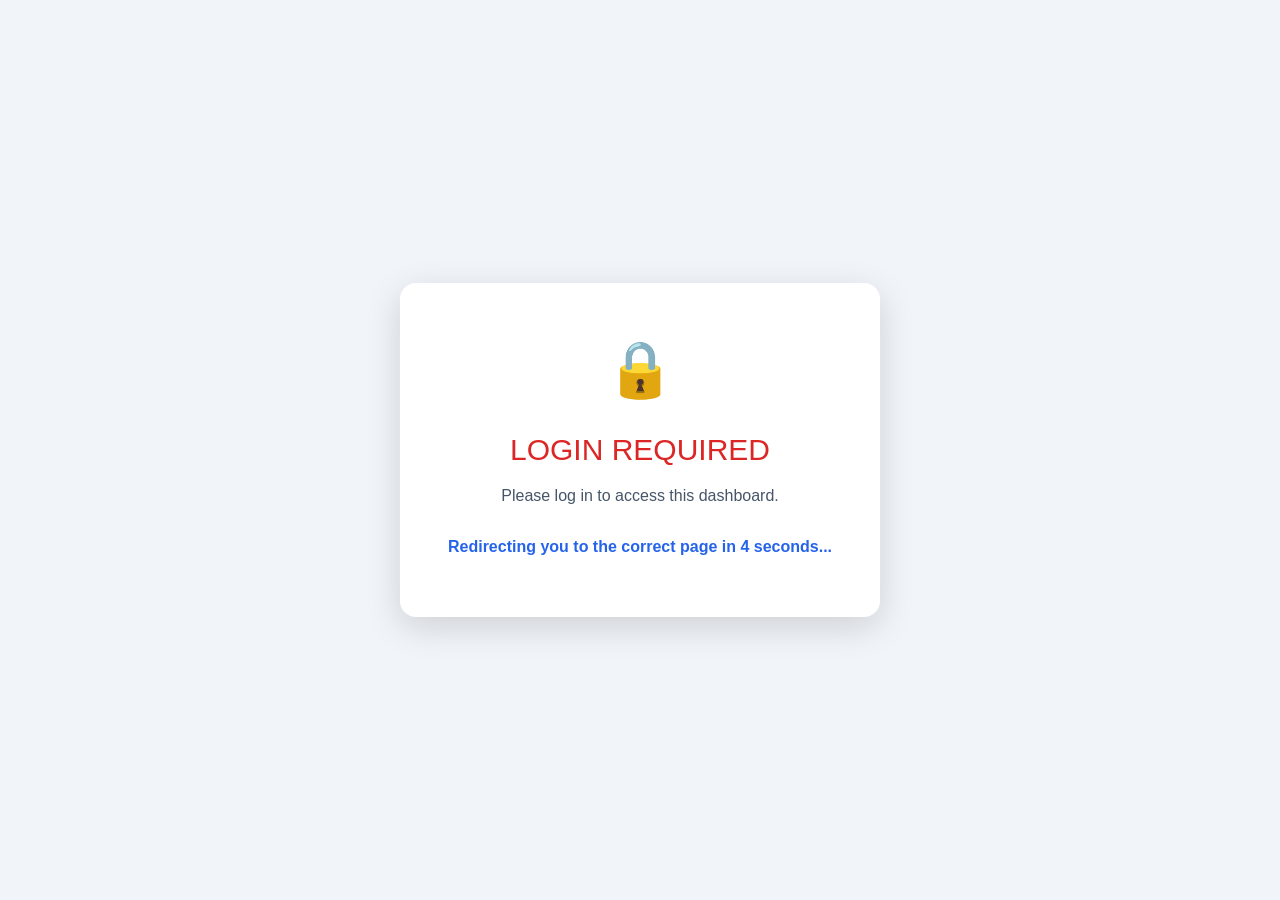
<file: frontend/recruiter-dashboard.html>
<!DOCTYPE html>
<html lang="en">

<head>
    <meta charset="UTF-8">
    <meta name="viewport" content="width=device-width, initial-scale=1.0">

    <title>Recruiter Dashboard | CareerSphere</title>
    <meta name="description" content="Manage job postings, review applicants and coordinate recruitment with CareerSphere.">

    <link href="https://cdn.jsdelivr.net/npm/bootstrap@5.3.3/dist/css/bootstrap.min.css"
          rel="stylesheet">

    <link href="https://cdn.jsdelivr.net/npm/bootstrap-icons@1.11.3/font/bootstrap-icons.min.css"
          rel="stylesheet">

    <link href="https://fonts.googleapis.com/css2?family=Inter:wght@400;500;600;700;800&display=swap"
          rel="stylesheet">

    <link rel="stylesheet" href="style.css">
    <link rel="stylesheet" href="dashboard.css">
</head>

<body>

    <nav class="navbar navbar-expand-lg navbar-dark bg-dark">
        <div class="container-fluid px-4">

            <a class="navbar-brand fw-bold" href="index.html">
                <i class="bi bi-mortarboard-fill"></i>
                CareerSphere
            </a>

            <div class="d-flex align-items-center gap-3">

                <span class="text-white">
                    <i class="bi bi-person-badge"></i>
                    <span id="recruiterName">Recruiter</span>
                </span>

                <button
                    class="btn btn-outline-light btn-sm"
                    id="logoutButton"
                    type="button">
                    <i class="bi bi-box-arrow-right"></i>
                    Logout
                </button>

            </div>
        </div>
    </nav>

    <main class="dashboard-container">

        <section class="dashboard-welcome">
            <div>
                <p class="text-primary fw-semibold mb-2">
                    CAREERSPHERE RECRUITER WORKSPACE
                </p>

                <h1>
                    Welcome, <span id="welcomeName">Recruiter</span>
                </h1>

                <p>
                    Manage your placement opportunities, review applicants
                    and coordinate candidate selection from one place.
                </p>
            </div>
        </section>

        <section class="dashboard-stats">

            <div class="stat-card">
                <div class="stat-icon">
                    <i class="bi bi-briefcase"></i>
                </div>
                <div>
                    <p>My Job Posts</p>
                    <h2 id="recruiterTotalJobs">0</h2>
                </div>
            </div>

            <div class="stat-card">
                <div class="stat-icon">
                    <i class="bi bi-people"></i>
                </div>
                <div>
                    <p>Total Applicants</p>
                    <h2 id="recruiterTotalApplicants">0</h2>
                </div>
            </div>

            <div class="stat-card">
                <div class="stat-icon">
                    <i class="bi bi-person-check"></i>
                </div>
                <div>
                    <p>Shortlisted</p>
                    <h2 id="recruiterTotalShortlisted">0</h2>
                </div>
            </div>

            <div class="stat-card">
                <div class="stat-icon">
                    <i class="bi bi-trophy"></i>
                </div>
                <div>
                    <p>Selected</p>
                    <h2 id="recruiterTotalSelected">0</h2>
                </div>
            </div>

        </section>

        <section class="dashboard-section" id="postJobSection">

            <div class="mb-4">
                <h2>
                    <i class="bi bi-plus-circle text-primary"></i>
                    Post a New Job
                </h2>

                <p>
                    Publish a placement opportunity for eligible students
                    to discover and apply.
                </p>
            </div>

            <div class="card shadow-sm border-0 p-4">

                <form id="postJobForm">

                    <div class="row g-3">

                        <div class="col-md-6">
                            <label for="jobTitle" class="form-label">
                                Job Title *
                            </label>
                            <input
                                type="text"
                                class="form-control"
                                id="jobTitle"
                                placeholder="Example: Software Engineer"
                                required>
                        </div>

                        <div class="col-md-6">
                            <label for="companyName" class="form-label">
                                Company Name *
                            </label>
                            <input
                                type="text"
                                class="form-control"
                                id="companyName"
                                placeholder="Enter company name"
                                required>
                        </div>

                        <div class="col-12">
                            <label for="jobDescription" class="form-label">
                                Job Description *
                            </label>
                            <textarea
                                class="form-control"
                                id="jobDescription"
                                rows="4"
                                placeholder="Describe the role, responsibilities and expectations"
                                required></textarea>
                        </div>

                        <div class="col-md-6">
                            <label for="jobDepartment" class="form-label">
                                Eligible Department *
                            </label>
                            <select
                                class="form-select"
                                id="jobDepartment"
                                required>

                                <option value="">Select department</option>
                                <option value="Computer Science">Computer Science</option>
                                <option value="Information Science">Information Science</option>
                                <option value="Electronics">Electronics</option>
                                <option value="Electrical">Electrical</option>
                                <option value="Mechanical">Mechanical</option>
                                <option value="Civil">Civil</option>
                                <option value="All Departments">All Departments</option>

                            </select>
                        </div>

                        <div class="col-md-6">
                            <label for="requiredSkills" class="form-label">
                                Required Skills *
                            </label>
                            <input
                                type="text"
                                class="form-control"
                                id="requiredSkills"
                                placeholder="Python, Java, SQL, Communication"
                                required>
                        </div>

                        <div class="col-md-6">
                            <label for="minimumCgpa" class="form-label">
                                Minimum CGPA *
                            </label>
                            <input
                                type="number"
                                class="form-control"
                                id="minimumCgpa"
                                min="0"
                                max="10"
                                step="0.01"
                                placeholder="Example: 7.0"
                                required>
                        </div>

                        <div class="col-md-6">
                            <label for="graduationYear" class="form-label">
                                Eligible Graduation Year *
                            </label>
                            <input
                                type="number"
                                class="form-control"
                                id="graduationYear"
                                min="2020"
                                max="2040"
                                placeholder="Example: 2027"
                                required>
                        </div>

                        <div class="col-md-6">
                            <label for="jobLocation" class="form-label">
                                Job Location *
                            </label>
                            <input
                                type="text"
                                class="form-control"
                                id="jobLocation"
                                placeholder="Example: Bengaluru"
                                required>
                        </div>

                        <div class="col-md-6">
                            <label for="salaryPackage" class="form-label">
                                Salary Package (LPA) *
                            </label>
                            <input
                                type="number"
                                class="form-control"
                                id="salaryPackage"
                                min="0"
                                step="0.1"
                                placeholder="Example: 6.5"
                                required>
                        </div>

                        <div class="col-md-6">
                            <label for="applicationDeadline" class="form-label">
                                Application Deadline *
                            </label>
                            <input
                                type="date"
                                class="form-control"
                                id="applicationDeadline"
                                required>
                        </div>

                    </div>

                    <hr class="my-4">

                    <div
                        id="postJobMessage"
                        class="alert d-none"
                        role="alert">
                    </div>

                    <div class="d-flex flex-wrap gap-3">

                        <button
                            type="submit"
                            class="btn btn-primary px-4"
                            id="postJobButton">
                            <i class="bi bi-send-fill"></i>
                            Post Job
                        </button>

                        <button
                            type="reset"
                            class="btn btn-outline-secondary px-4">
                            <i class="bi bi-arrow-counterclockwise"></i>
                            Clear Form
                        </button>

                    </div>

                </form>
            </div>
        </section>

        <section class="dashboard-section">

            <div class="d-flex justify-content-between align-items-center flex-wrap gap-3 mb-4">

                <div>
                    <h2>My Job Opportunities</h2>
                    <p>
                        View, edit and manage the placement opportunities
                        posted by your account.
                    </p>
                </div>

                <button
                    class="btn btn-primary"
                    id="refreshRecruiterJobsButton"
                    type="button">
                    <i class="bi bi-arrow-clockwise"></i>
                    Refresh Jobs
                </button>

            </div>

            <div
                id="recruiterJobsMessage"
                class="alert alert-info">
                Loading your job opportunities...
            </div>

            <div
                id="recruiterJobsContainer"
                class="row g-4">
            </div>

        </section>

        <section class="dashboard-section" id="applicantsSection">

            <div class="mb-4">
                <h2>Applicant Management</h2>
                <p>
                    Review student applications and manage their
                    recruitment progress.
                </p>
            </div>

            <div
                id="applicantsMessage"
                class="alert alert-info">
                Select a job to view its applicants.
            </div>

            <div
                id="applicantsContainer"
                class="applications-container">
            </div>

        </section>

        <footer class="text-center py-4 mt-5">
            <p class="mb-1">
                CareerSphere - Intelligent Campus Placement Portal
            </p>
            <small>
                Recruiter Management Workspace
            </small>
        </footer>

    </main>

    <script src="script.js"></script>
    <script src="features-ui.js"></script>
    <script src="recruiter-job-edit.js"></script>

</body>
</html>
</file>
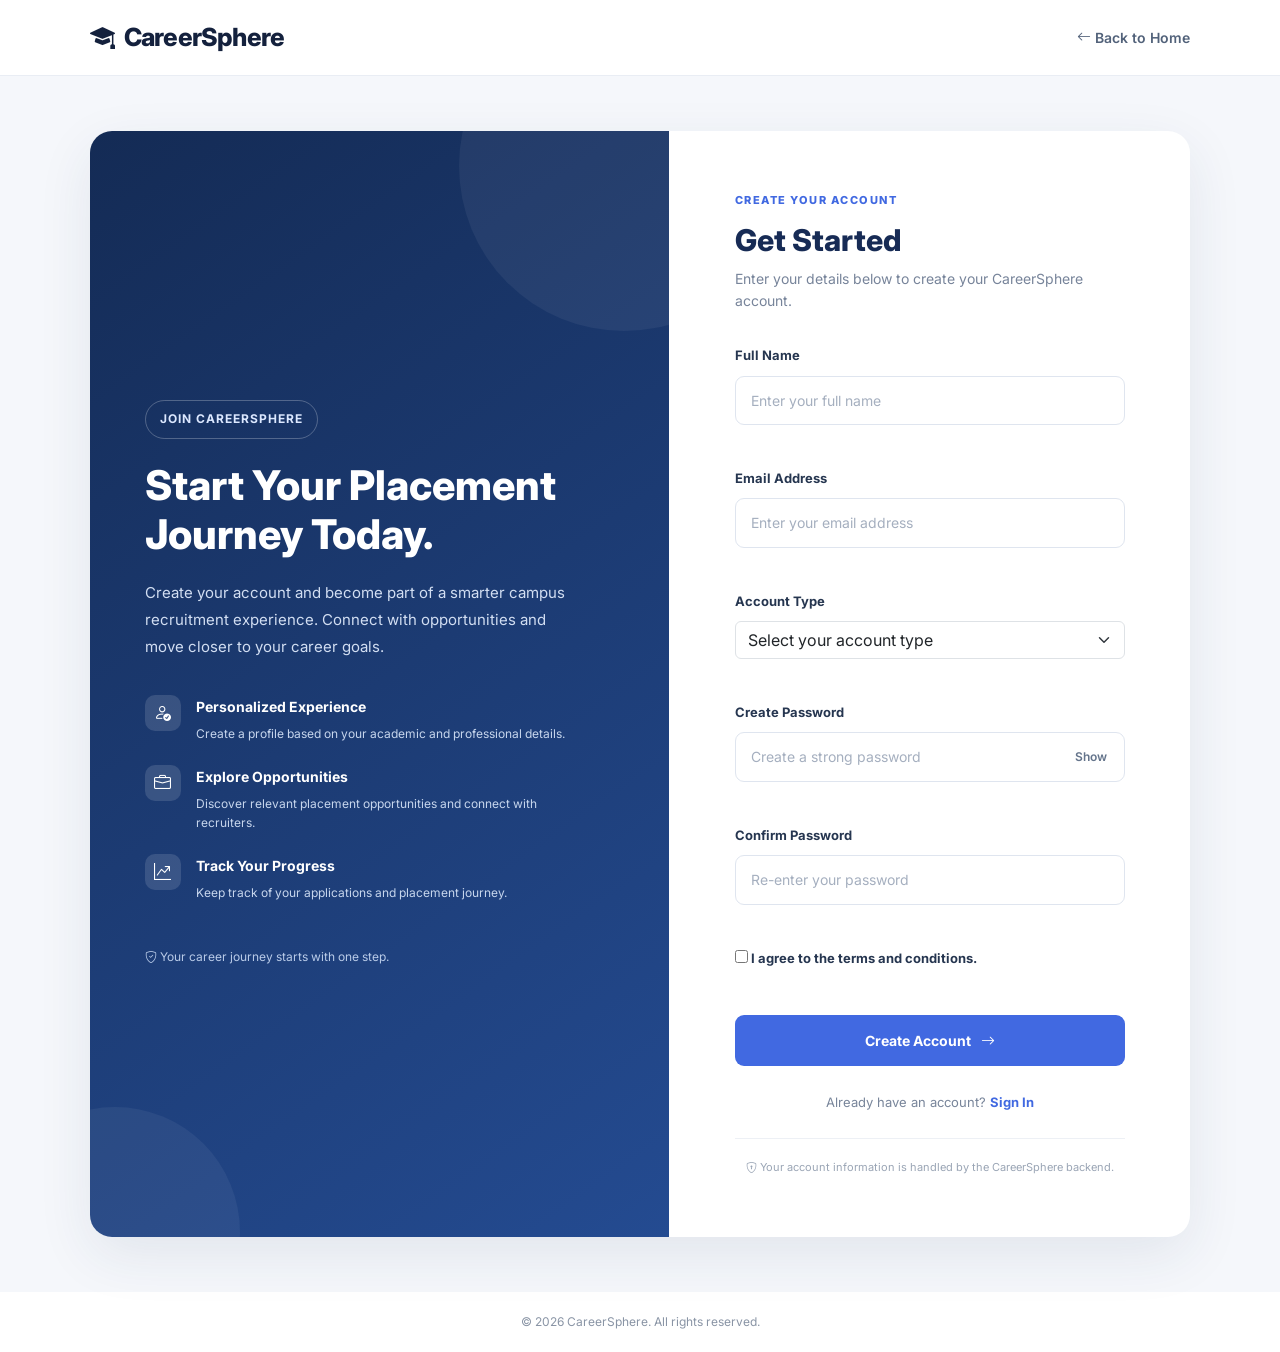
<file: frontend/register.html>
<!DOCTYPE html>
<html lang="en">

<head>
    <meta charset="UTF-8">
    <meta name="viewport" content="width=device-width, initial-scale=1.0">

    <title>Create Account | CareerSphere</title>
    <meta name="description" content="Create your CareerSphere account and begin your campus placement journey.">

    <link rel="preconnect" href="https://fonts.googleapis.com">
    <link rel="preconnect" href="https://fonts.gstatic.com" crossorigin>

    <link href="https://fonts.googleapis.com/css2?family=Inter:wght@400;500;600;700;800&display=swap" rel="stylesheet">

    <link href="https://cdn.jsdelivr.net/npm/bootstrap@5.3.3/dist/css/bootstrap.min.css" rel="stylesheet">

    <link href="https://cdn.jsdelivr.net/npm/bootstrap-icons@1.11.3/font/bootstrap-icons.min.css" rel="stylesheet">

    <link rel="stylesheet" href="style.css">
    <link rel="stylesheet" href="auth.css">
</head>

<body class="auth-body">

    <!-- Navigation -->
    <nav class="auth-navbar">

        <a href="index.html" class="brand-logo">
            <i class="bi bi-mortarboard-fill"></i>
            CareerSphere
        </a>

        <a href="index.html" class="back-home">
            <i class="bi bi-arrow-left"></i>
            Back to Home
        </a>

    </nav>


    <!-- Registration Section -->
    <main class="auth-main">

        <div class="auth-layout">

            <!-- Left Information Panel -->
            <section class="auth-information">

                <div class="auth-information-content">

                    <span class="auth-eyebrow">
                        JOIN CAREERSPHERE
                    </span>

                    <h1>
                        Start Your Placement Journey Today.
                    </h1>

                    <p>
                        Create your account and become part of a smarter
                        campus recruitment experience. Connect with
                        opportunities and move closer to your career goals.
                    </p>

                    <div class="auth-benefit-list">

                        <div class="auth-benefit">
                            <span>
                                <i class="bi bi-person-check"></i>
                            </span>

                            <div>
                                <strong>Personalized Experience</strong>
                                <p>Create a profile based on your academic and professional details.</p>
                            </div>
                        </div>

                        <div class="auth-benefit">
                            <span>
                                <i class="bi bi-briefcase"></i>
                            </span>

                            <div>
                                <strong>Explore Opportunities</strong>
                                <p>Discover relevant placement opportunities and connect with recruiters.</p>
                            </div>
                        </div>

                        <div class="auth-benefit">
                            <span>
                                <i class="bi bi-graph-up-arrow"></i>
                            </span>

                            <div>
                                <strong>Track Your Progress</strong>
                                <p>Keep track of your applications and placement journey.</p>
                            </div>
                        </div>

                    </div>

                    <div class="auth-information-footer">
                        <i class="bi bi-shield-check"></i>
                        Your career journey starts with one step.
                    </div>

                </div>

            </section>


            <!-- Registration Form -->
            <section class="auth-form-section">

                <div class="auth-form-card">

                    <div class="auth-mobile-icon">
                        <i class="bi bi-mortarboard-fill"></i>
                    </div>

                    <div class="auth-form-heading">

                        <span class="form-eyebrow">
                            CREATE YOUR ACCOUNT
                        </span>

                        <h2>Get Started</h2>

                        <p>
                            Enter your details below to create your CareerSphere account.
                        </p>

                    </div>


                    <div id="registerMessage"
                         class="auth-message"
                         role="alert"
                         aria-live="polite"
                         hidden>
                    </div>


                    <form id="registerForm" novalidate>

                        <!-- Full Name -->
                        <div class="auth-field">

                            <label for="fullName">Full Name</label>

                            <div class="auth-input-wrapper">

                                <input
                                    type="text"
                                    id="fullName"
                                    placeholder="Enter your full name"
                                    autocomplete="name"
                                    required
                                >

                            </div>

                            <span class="field-error" id="fullNameError"></span>

                        </div>


                        <!-- Email -->
                        <div class="auth-field">

                            <label for="registerEmail">Email Address</label>

                            <div class="auth-input-wrapper">

                                <input
                                    type="email"
                                    id="registerEmail"
                                    placeholder="Enter your email address"
                                    autocomplete="email"
                                    required
                                >

                            </div>

                            <span class="field-error" id="registerEmailError"></span>

                        </div>


                        <!-- Account Role -->
                        <div class="auth-field">

                            <label for="accountRole">Account Type</label>

                            <div class="auth-input-wrapper">

                                <select
                                    id="accountRole"
                                    class="form-select"
                                    required
                                >

                                    <option value="">Select your account type</option>
                                    <option value="student">Student</option>
                                    <option value="recruiter">Recruiter</option>

                                </select>

                            </div>

                            <span class="field-error" id="accountRoleError"></span>

                        </div>


                        <!-- Student Details -->
                        <div id="studentDetails" hidden>

                            <div class="auth-field">

                                <label for="department">Department</label>

                                <div class="auth-input-wrapper">

                                    <select
                                        id="department"
                                        class="form-select"
                                    >

                                        <option value="">Select your department</option>
                                        <option value="Computer Science">Computer Science</option>
                                        <option value="Information Science">Information Science</option>
                                        <option value="Electronics and Communication">Electronics and Communication</option>
                                        <option value="Electrical and Electronics">Electrical and Electronics</option>
                                        <option value="Mechanical">Mechanical</option>
                                        <option value="Civil">Civil</option>
                                        <option value="Other">Other</option>

                                    </select>

                                </div>

                                <span class="field-error" id="departmentError"></span>

                            </div>


                            <div class="auth-field">

                                <label for="graduationYear">Graduation Year</label>

                                <div class="auth-input-wrapper">

                                    <select
                                        id="graduationYear"
                                        class="form-select"
                                    >

                                        <option value="">Select graduation year</option>
                                        <option value="2026">2026</option>
                                        <option value="2027">2027</option>
                                        <option value="2028">2028</option>
                                        <option value="2029">2029</option>
                                        <option value="2030">2030</option>

                                    </select>

                                </div>

                                <span class="field-error" id="graduationYearError"></span>

                            </div>

                        </div>


                        <!-- Password -->
                        <div class="auth-field">

                            <label for="registerPassword">Create Password</label>

                            <div class="auth-input-wrapper">

                                <input
                                    type="password"
                                    id="registerPassword"
                                    class="password-input"
                                    placeholder="Create a strong password"
                                    autocomplete="new-password"
                                    required
                                >

                                <button
                                    type="button"
                                    class="password-toggle"
                                    id="toggleRegisterPassword"
                                    aria-label="Show password"
                                >
                                    Show
                                </button>

                            </div>

                            <span class="field-error" id="registerPasswordError"></span>

                        </div>


                        <!-- Confirm Password -->
                        <div class="auth-field">

                            <label for="confirmPassword">Confirm Password</label>

                            <div class="auth-input-wrapper">

                                <input
                                    type="password"
                                    id="confirmPassword"
                                    class="password-input"
                                    placeholder="Re-enter your password"
                                    autocomplete="new-password"
                                    required
                                >

                            </div>

                            <span class="field-error" id="confirmPasswordError"></span>

                        </div>


                        <!-- Terms -->
                        <div class="auth-field">

                            <label class="remember-option">

                                <input
                                    type="checkbox"
                                    id="agreeTerms"
                                >

                                <span>
                                    I agree to the terms and conditions.
                                </span>

                            </label>

                            <span class="field-error" id="termsError"></span>

                        </div>


                        <!-- Submit -->
                        <button
                            type="submit"
                            class="auth-submit-button"
                            id="registerButton"
                        >

                            <span id="registerButtonText">
                                Create Account
                            </span>

                            <i class="bi bi-arrow-right"></i>

                        </button>

                    </form>


                    <div class="auth-register-link">

                        Already have an account?

                        <a href="login.html">Sign In</a>

                    </div>


                    <div class="auth-security-note">

                        <i class="bi bi-shield-lock"></i>
                        Your account information is handled by the CareerSphere backend.

                    </div>

                </div>

            </section>

        </div>

    </main>


    <footer class="auth-footer">

        © 2026 CareerSphere. All rights reserved.

    </footer>


    <script src="script.js"></script>

</body>
</html>
</file>
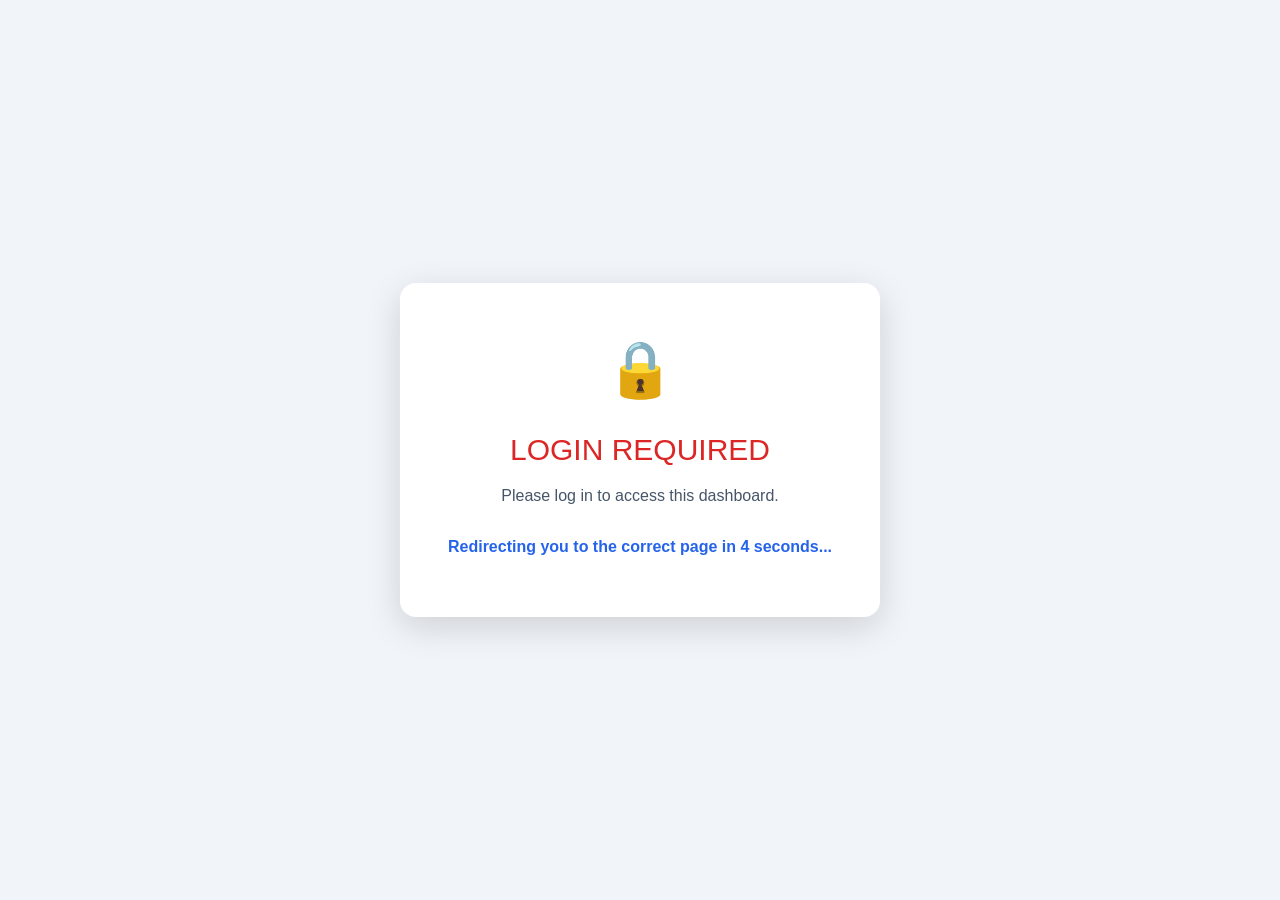
<file: frontend/student-dashboard.html>
<!DOCTYPE html>
<html lang="en">

<head>
    <meta charset="UTF-8">
    <meta name="viewport" content="width=device-width, initial-scale=1.0">

    <title>Student Dashboard | CareerSphere</title>

    <link href="https://cdn.jsdelivr.net/npm/bootstrap@5.3.3/dist/css/bootstrap.min.css" rel="stylesheet">
    <link href="https://cdn.jsdelivr.net/npm/bootstrap-icons@1.11.3/font/bootstrap-icons.css" rel="stylesheet">

    <link rel="stylesheet" href="style.css">
    <link rel="stylesheet" href="dashboard.css">
</head>

<body>

    <nav class="navbar navbar-expand-lg dashboard-navbar">
        <div class="container">

            <a class="navbar-brand fw-bold" href="index.html">
                <i class="bi bi-mortarboard-fill"></i>
                CareerSphere
            </a>

            <div class="d-flex align-items-center gap-3">
                <span id="studentName" class="fw-semibold">Student</span>

                <button class="btn btn-outline-danger btn-sm" id="logoutButton" type="button">
                    <i class="bi bi-box-arrow-right"></i>
                    Logout
                </button>
            </div>

        </div>
    </nav>

    <main class="container dashboard-container">

        <section class="dashboard-welcome">
            <div>
                <p class="text-uppercase small fw-bold">Student Portal</p>

                <h1>
                    Welcome, <span id="welcomeName">Student</span>!
                </h1>

                <p>
                    Discover opportunities, track your applications
                    and take the next step in your career.
                </p>
            </div>
        </section>

        <section class="row g-4 dashboard-statistics">

            <div class="col-md-4">
                <div class="dashboard-stat-card">
                    <i class="bi bi-briefcase"></i>
                    <h2 id="totalJobs">0</h2>
                    <p>Available Jobs</p>
                </div>
            </div>

            <div class="col-md-4">
                <div class="dashboard-stat-card">
                    <i class="bi bi-send"></i>
                    <h2 id="totalApplications">0</h2>
                    <p>My Applications</p>
                </div>
            </div>

            <div class="col-md-4">
                <div class="dashboard-stat-card">
                    <i class="bi bi-person-check"></i>
                    <h2 id="studentDepartment">-</h2>
                    <p>Department</p>
                </div>
            </div>

        </section>

        <section class="applications-section mt-5">

            <div class="d-flex justify-content-between align-items-center flex-wrap gap-3 mb-4">
                <div>
                    <p class="text-uppercase small fw-bold text-primary mb-1">
                        Application Management
                    </p>

                    <h2>
                        <i class="bi bi-file-earmark-text"></i>
                        My Applications
                    </h2>

                    <p>
                        Monitor your placement applications and track recruitment progress.
                    </p>
                </div>

                <button class="btn btn-outline-primary"
                        id="refreshApplicationsButton"
                        type="button">
                    <i class="bi bi-arrow-clockwise"></i>
                    Refresh Applications
                </button>
            </div>

            <div class="row g-3 mb-4">

                <div class="col-6 col-md-3">
                    <div class="application-summary-card">
                        <span class="application-summary-icon pending-icon">
                            <i class="bi bi-hourglass-split"></i>
                        </span>
                        <h3 id="pendingApplications">0</h3>
                        <p>Pending</p>
                    </div>
                </div>

                <div class="col-6 col-md-3">
                    <div class="application-summary-card">
                        <span class="application-summary-icon shortlisted-icon">
                            <i class="bi bi-check-circle"></i>
                        </span>
                        <h3 id="shortlistedApplications">0</h3>
                        <p>Shortlisted</p>
                    </div>
                </div>

                <div class="col-6 col-md-3">
                    <div class="application-summary-card">
                        <span class="application-summary-icon selected-icon">
                            <i class="bi bi-trophy"></i>
                        </span>
                        <h3 id="selectedApplications">0</h3>
                        <p>Selected</p>
                    </div>
                </div>

                <div class="col-6 col-md-3">
                    <div class="application-summary-card">
                        <span class="application-summary-icon rejected-icon">
                            <i class="bi bi-x-circle"></i>
                        </span>
                        <h3 id="rejectedApplications">0</h3>
                        <p>Rejected</p>
                    </div>
                </div>

            </div>

            <div id="applicationsMessage" class="alert alert-info" role="status">
                <i class="bi bi-arrow-repeat"></i>
                Loading your applications...
            </div>

            <div class="applications-container" id="applicationsContainer"></div>

        </section>

        <section class="jobs-section mt-5">

            <div class="d-flex justify-content-between align-items-center flex-wrap gap-2 mb-4">
                <div>
                    <p class="text-uppercase small fw-bold text-primary mb-1">
                        Career Opportunities
                    </p>

                    <h2>
                        <i class="bi bi-briefcase"></i>
                        Latest Placement Opportunities
                    </h2>

                    <p>
                        Explore available jobs posted by recruiters
                        and find opportunities that match your profile.
                    </p>
                </div>

                <button class="btn btn-outline-primary"
                        id="refreshJobsButton"
                        type="button">
                    <i class="bi bi-arrow-clockwise"></i>
                    Refresh Jobs
                </button>
            </div>

            <div id="jobsMessage" class="alert alert-info" role="status">
                <i class="bi bi-arrow-repeat"></i>
                Loading placement opportunities...
            </div>

            <div class="row g-4" id="jobsContainer"></div>

        </section>

    </main>

    <script src="script.js"></script>
    <script src="features-ui.js"></script>

</body>
</html>
</file>
<file: frontend/style.css>
/* =====================================================
   CAREERSPHERE - PROFESSIONAL PLACEMENT PORTAL
   Main Stylesheet
===================================================== */


/* ================= GLOBAL SETTINGS ================= */

:root {
    --primary: #3155d9;
    --primary-dark: #2442b8;
    --primary-light: #edf1ff;

    --secondary: #68748b;

    --dark: #14213d;
    --dark-soft: #24334f;

    --white: #ffffff;
    --background: #f7f9fd;

    --border: #e7ebf3;

    --success: #16a477;
    --purple: #7954d9;
    --orange: #e99a35;
    --red: #e45b69;
    --teal: #159caa;

    --shadow-small: 0 5px 20px rgba(22, 35, 70, 0.05);
    --shadow-medium: 0 15px 40px rgba(22, 35, 70, 0.09);
    --shadow-large: 0 25px 70px rgba(22, 35, 70, 0.13);

    --radius-small: 10px;
    --radius-medium: 18px;
    --radius-large: 26px;

    --transition: all 0.3s ease;
}

* {
    margin: 0;
    padding: 0;
    box-sizing: border-box;
}

html {
    scroll-behavior: smooth;
    scroll-padding-top: 90px;
}

body {
    font-family: 'Inter', sans-serif;
    color: var(--dark);
    background: var(--white);
    line-height: 1.7;
    overflow-x: hidden;
}

a {
    text-decoration: none;
}

button,
input,
textarea,
select {
    font-family: inherit;
}

img {
    max-width: 100%;
}

::selection {
    background: var(--primary);
    color: var(--white);
}

.section-padding {
    padding: 105px 0;
}


/* ================= NAVIGATION ================= */

.main-navbar {
    background: rgba(255, 255, 255, 0.96);
    backdrop-filter: blur(15px);
    -webkit-backdrop-filter: blur(15px);
    border-bottom: 1px solid rgba(231, 235, 243, 0.85);
    padding: 15px 0;
    z-index: 1000;
}

.brand-logo {
    display: inline-flex;
    align-items: center;
    gap: 10px;
    color: var(--dark) !important;
    font-size: 22px;
    font-weight: 800;
    letter-spacing: -0.8px;
}

.brand-icon {
    width: 39px;
    height: 39px;
    display: inline-flex;
    align-items: center;
    justify-content: center;
    border-radius: 12px;
    background: linear-gradient(135deg, #3155d9, #617bf0);
    color: var(--white);
    font-size: 20px;
    box-shadow: 0 5px 15px rgba(49, 85, 217, 0.23);
}

.navbar-nav {
    gap: 7px;
}

.navbar-nav .nav-link {
    color: #647089;
    font-size: 13px;
    font-weight: 600;
    padding: 10px 13px !important;
    border-radius: 8px;
    transition: var(--transition);
}

.navbar-nav .nav-link:hover,
.navbar-nav .nav-link.active {
    color: var(--primary);
    background: var(--primary-light);
}

.navbar-actions {
    display: flex;
    align-items: center;
    gap: 12px;
}

.btn-login {
    color: var(--dark);
    font-size: 13px;
    font-weight: 700;
    padding: 11px 19px;
    border-radius: 9px;
    transition: var(--transition);
}

.btn-login:hover {
    background: #f1f4fb;
    color: var(--primary);
}

.btn-primary-custom {
    display: inline-flex;
    justify-content: center;
    align-items: center;
    gap: 10px;
    color: var(--white);
    background: var(--primary);
    border: 1px solid var(--primary);
    padding: 12px 21px;
    border-radius: 9px;
    font-size: 13px;
    font-weight: 700;
    transition: var(--transition);
    box-shadow: 0 7px 18px rgba(49, 85, 217, 0.17);
}

.btn-primary-custom:hover {
    background: var(--primary-dark);
    border-color: var(--primary-dark);
    color: var(--white);
    transform: translateY(-2px);
    box-shadow: 0 11px 24px rgba(49, 85, 217, 0.24);
}

.btn-primary-custom:focus-visible,
.btn-login:focus-visible,
.nav-link:focus-visible {
    outline: 3px solid rgba(49, 85, 217, 0.3);
    outline-offset: 3px;
}

.navbar-toggler {
    border: 1px solid var(--border);
    padding: 8px 11px;
    border-radius: 9px;
}

.navbar-toggler:focus {
    box-shadow: 0 0 0 3px rgba(49, 85, 217, 0.15);
}


/* ================= HERO SECTION ================= */

.hero-section {
    position: relative;
    padding: 100px 0 115px;
    background:
        radial-gradient(circle at 90% 10%, rgba(98, 124, 243, 0.12), transparent 28%),
        radial-gradient(circle at 0% 90%, rgba(49, 85, 217, 0.06), transparent 30%),
        #fbfcff;
    overflow: hidden;
}

.hero-section::before {
    content: "";
    position: absolute;
    width: 400px;
    height: 400px;
    border: 1px solid rgba(49, 85, 217, 0.07);
    border-radius: 50%;
    top: -210px;
    right: -100px;
    pointer-events: none;
}

.hero-content {
    position: relative;
    z-index: 2;
}

.hero-label {
    display: inline-flex;
    align-items: center;
    gap: 9px;
    color: var(--primary);
    background: #edf1ff;
    border: 1px solid #dfe6ff;
    padding: 9px 14px;
    border-radius: 50px;
    font-size: 10px;
    font-weight: 800;
    letter-spacing: 1.2px;
    margin-bottom: 27px;
}

.hero-label-dot {
    width: 8px;
    height: 8px;
    background: var(--primary);
    border-radius: 50%;
    box-shadow: 0 0 0 4px rgba(49, 85, 217, 0.12);
}

.hero-content h1 {
    color: var(--dark);
    font-size: clamp(40px, 5vw, 64px);
    font-weight: 800;
    line-height: 1.13;
    letter-spacing: -3px;
    margin-bottom: 23px;
}

.hero-content h1 span {
    display: block;
    color: var(--primary);
}

.hero-description {
    max-width: 540px;
    color: var(--secondary);
    font-size: 15px;
    line-height: 1.9;
    margin-bottom: 30px;
}

.hero-buttons {
    display: flex;
    flex-wrap: wrap;
    gap: 13px;
    margin-bottom: 30px;
}

.hero-button {
    min-height: 49px;
    padding: 13px 20px;
}

.btn-outline-custom {
    display: inline-flex;
    align-items: center;
    justify-content: center;
    gap: 10px;
    border: 1px solid #d9dfec;
    background: var(--white);
    color: var(--dark);
    border-radius: 9px;
    padding: 12px 20px;
    font-size: 13px;
    font-weight: 700;
    transition: var(--transition);
}

.btn-outline-custom:hover {
    border-color: var(--primary);
    color: var(--primary);
    background: var(--white);
    transform: translateY(-2px);
}

.hero-benefits {
    display: flex;
    flex-direction: column;
    gap: 10px;
}

.hero-benefits div {
    color: #65718a;
    font-size: 12px;
    font-weight: 600;
}

.hero-benefits i {
    color: var(--success);
    margin-right: 8px;
}


/* ================= DASHBOARD PREVIEW ================= */

.hero-visual {
    position: relative;
    padding: 35px 20px;
}

.dashboard-preview {
    position: relative;
    z-index: 2;
    background: var(--white);
    border: 1px solid #e9edf5;
    border-radius: 17px;
    overflow: hidden;
    box-shadow: var(--shadow-large);
    transform: rotateY(-3deg) rotateX(1deg);
}

.preview-header {
    display: flex;
    justify-content: space-between;
    align-items: center;
    padding: 15px 20px;
    border-bottom: 1px solid var(--border);
}

.preview-window-dot {
    display: inline-block;
    width: 8px;
    height: 8px;
    border-radius: 50%;
    background: #e7a4a4;
    margin-right: 4px;
}

.preview-window-dot:nth-child(2) {
    background: #edc56b;
}

.preview-window-dot:nth-child(3) {
    background: #77c9a1;
}

.preview-title {
    font-size: 9px;
    font-weight: 800;
    letter-spacing: 1px;
    color: #8b95a8;
}

.preview-header > i {
    color: #8b95a8;
}

.preview-body {
    padding: 24px;
    background: #fcfdff;
}

.preview-welcome {
    display: flex;
    align-items: center;
    justify-content: space-between;
    margin-bottom: 23px;
}

.preview-welcome small {
    color: var(--primary);
    font-size: 9px;
    font-weight: 800;
    letter-spacing: 1px;
}

.preview-welcome h4 {
    color: var(--dark);
    font-size: 21px;
    font-weight: 800;
    margin: 4px 0;
}

.preview-welcome p {
    color: #8993a6;
    font-size: 10px;
    margin: 0;
}

.preview-avatar {
    width: 44px;
    height: 44px;
    display: flex;
    align-items: center;
    justify-content: center;
    color: var(--primary);
    background: #eaf0ff;
    border-radius: 13px;
    font-size: 23px;
}

.preview-stat-grid {
    display: grid;
    grid-template-columns: repeat(2, 1fr);
    gap: 12px;
}

.preview-stat-card {
    background: var(--white);
    padding: 15px;
    border: 1px solid #edf0f6;
    border-radius: 12px;
    transition: var(--transition);
}

.preview-stat-card:hover {
    transform: translateY(-3px);
    box-shadow: var(--shadow-small);
}

.stat-icon {
    width: 30px;
    height: 30px;
    display: flex;
    align-items: center;
    justify-content: center;
    border-radius: 9px;
    font-size: 14px;
    margin-bottom: 12px;
}

.stat-icon.blue,
.feature-icon.blue {
    background: #eaf0ff;
    color: #3155d9;
}

.stat-icon.purple,
.feature-icon.purple {
    background: #f0eaff;
    color: #7954d9;
}

.stat-icon.green,
.feature-icon.green {
    background: #e5f8ef;
    color: #16a477;
}

.stat-icon.orange,
.feature-icon.orange {
    background: #fff3e3;
    color: #e99a35;
}

.feature-icon.red {
    background: #fff0f0;
    color: #e45b69;
}

.feature-icon.teal {
    background: #e6f8fa;
    color: #159caa;
}

.preview-stat-card small {
    display: block;
    color: #7b879b;
    font-size: 10px;
    font-weight: 600;
}

.preview-stat-card h3 {
    color: var(--dark);
    font-size: 20px;
    font-weight: 800;
    margin: 5px 0 2px;
}

.stat-note {
    color: #9ba4b4;
    font-size: 9px;
}

.preview-bottom {
    margin-top: 17px;
}

.preview-activity {
    background: var(--white);
    border: 1px solid #edf0f6;
    border-radius: 12px;
    padding: 16px;
}

.preview-section-heading {
    display: flex;
    justify-content: space-between;
    align-items: center;
    margin-bottom: 13px;
}

.preview-section-heading strong {
    font-size: 12px;
}

.preview-section-heading span {
    color: #9ba4b4;
    font-size: 9px;
}

.activity-row {
    display: flex;
    align-items: center;
    gap: 11px;
    padding: 9px 0;
    border-bottom: 1px solid #f0f2f7;
}

.activity-row:last-child {
    border-bottom: none;
}

.activity-indicator {
    width: 8px;
    height: 8px;
    border-radius: 50%;
    flex-shrink: 0;
}

.blue-bg {
    background: var(--primary);
}

.green-bg {
    background: var(--success);
}

.purple-bg {
    background: var(--purple);
}

.activity-row strong {
    display: block;
    color: #45516a;
    font-size: 10px;
}

.activity-row small {
    color: #9ba4b4;
    font-size: 9px;
}

.floating-card {
    position: absolute;
    z-index: 3;
    display: flex;
    align-items: center;
    gap: 11px;
    background: var(--white);
    padding: 13px 16px;
    border: 1px solid #edf0f6;
    border-radius: 12px;
    box-shadow: var(--shadow-medium);
    animation: floating 4s ease-in-out infinite;
}

.floating-card > i {
    width: 35px;
    height: 35px;
    display: flex;
    align-items: center;
    justify-content: center;
    color: var(--primary);
    background: #edf1ff;
    border-radius: 10px;
    font-size: 17px;
}

.floating-card strong {
    display: block;
    color: var(--dark);
    font-size: 10px;
}

.floating-card small {
    display: block;
    color: #8d97a9;
    font-size: 9px;
}

.floating-card-top {
    top: 10px;
    right: -4px;
}

.floating-card-bottom {
    bottom: 0;
    left: -10px;
    animation-delay: 1s;
}

.floating-card-bottom > i {
    color: var(--success);
    background: #e5f8ef;
}

@keyframes floating {
    0%, 100% {
        transform: translateY(0);
    }

    50% {
        transform: translateY(-8px);
    }
}


/* ================= HIGHLIGHTS ================= */

.highlights-section {
    padding: 28px 0;
    background: var(--white);
    border-top: 1px solid #f0f2f7;
    border-bottom: 1px solid #f0f2f7;
}

.highlights-grid {
    display: grid;
    grid-template-columns: repeat(4, 1fr);
    gap: 20px;
}

.highlight-item {
    display: flex;
    align-items: center;
    gap: 13px;
    padding: 9px;
}

.highlight-icon {
    width: 45px;
    height: 45px;
    flex-shrink: 0;
    display: flex;
    align-items: center;
    justify-content: center;
    color: var(--primary);
    background: #eef2ff;
    border-radius: 12px;
    font-size: 19px;
}

.highlight-item h5 {
    color: var(--dark);
    font-size: 12px;
    font-weight: 800;
    margin-bottom: 3px;
}

.highlight-item p {
    color: #8993a6;
    font-size: 10px;
    margin: 0;
}


/* ================= SECTION HEADINGS ================= */

.section-heading {
    max-width: 720px;
    margin: 0 auto 55px;
}

.section-eyebrow {
    display: inline-block;
    color: var(--primary);
    font-size: 10px;
    font-weight: 800;
    letter-spacing: 1.6px;
    margin-bottom: 13px;
}

.section-heading h2 {
    color: var(--dark);
    font-size: clamp(29px, 3.5vw, 42px);
    font-weight: 800;
    line-height: 1.25;
    letter-spacing: -1.5px;
    margin-bottom: 16px;
}

.section-heading h2 span {
    color: var(--primary);
}

.section-heading p {
    max-width: 620px;
    margin: auto;
    color: var(--secondary);
    font-size: 14px;
    line-height: 1.9;
}


/* ================= FEATURES ================= */

.features-section {
    background: #f8faff;
}

.feature-card {
    height: 100%;
    padding: 30px;
    background: var(--white);
    border: 1px solid #edf0f6;
    border-radius: var(--radius-medium);
    box-shadow: var(--shadow-small);
    transition: var(--transition);
}

.feature-card:hover {
    transform: translateY(-7px);
    border-color: #d8e1ff;
    box-shadow: var(--shadow-medium);
}

.feature-icon {
    width: 53px;
    height: 53px;
    display: flex;
    align-items: center;
    justify-content: center;
    border-radius: 14px;
    font-size: 23px;
    margin-bottom: 23px;
}

.feature-card h4 {
    color: var(--dark);
    font-size: 17px;
    font-weight: 800;
    margin-bottom: 13px;
}

.feature-card p {
    color: #7b879b;
    font-size: 12px;
    line-height: 1.9;
    min-height: 91px;
    margin-bottom: 19px;
}

.feature-card a {
    display: inline-flex;
    align-items: center;
    gap: 9px;
    color: var(--primary);
    font-size: 11px;
    font-weight: 800;
    transition: var(--transition);
}

.feature-card a:hover {
    gap: 14px;
}


/* ================= PORTAL SECTION ================= */

.portals-section {
    background: var(--white);
}

.portal-card {
    position: relative;
    height: 100%;
    padding: 30px;
    border: 1px solid var(--border);
    border-radius: 19px;
    overflow: hidden;
    transition: var(--transition);
}

.portal-card:hover {
    transform: translateY(-7px);
    box-shadow: var(--shadow-medium);
}

.student-portal {
    background: linear-gradient(145deg, #f5f7ff, #ffffff);
}

.recruiter-portal {
    background: linear-gradient(145deg, #f5fbff, #ffffff);
}

.admin-portal {
    background: linear-gradient(145deg, #f7f5ff, #ffffff);
}

.portal-card-top {
    display: flex;
    align-items: center;
    justify-content: space-between;
    margin-bottom: 25px;
}

.portal-icon {
    width: 54px;
    height: 54px;
    display: flex;
    align-items: center;
    justify-content: center;
    color: var(--primary);
    background: #e5ebff;
    border-radius: 14px;
    font-size: 23px;
}

.recruiter-portal .portal-icon {
    color: var(--teal);
    background: #e5f7f9;
}

.admin-portal .portal-icon {
    color: var(--purple);
    background: #f0eaff;
}

.portal-number {
    color: #d9deea;
    font-size: 35px;
    font-weight: 800;
}

.portal-label {
    color: var(--primary);
    font-size: 9px;
    font-weight: 800;
    letter-spacing: 1.4px;
}

.recruiter-portal .portal-label {
    color: var(--teal);
}

.admin-portal .portal-label {
    color: var(--purple);
}

.portal-card h3 {
    color: var(--dark);
    font-size: 22px;
    font-weight: 800;
    margin: 10px 0;
}

.portal-card > p {
    min-height: 92px;
    color: #77839a;
    font-size: 12px;
    line-height: 1.9;
}

.portal-card ul {
    list-style: none;
    padding: 0;
    margin: 22px 0;
}

.portal-card ul li {
    color: #56627a;
    font-size: 11px;
    font-weight: 600;
    margin-bottom: 12px;
}

.portal-card ul li i {
    color: var(--success);
    font-size: 15px;
    margin-right: 8px;
}

.portal-link {
    display: flex;
    justify-content: space-between;
    align-items: center;
    padding-top: 17px;
    border-top: 1px solid #e9edf4;
    color: var(--primary);
    font-size: 12px;
    font-weight: 800;
    transition: var(--transition);
}

.portal-link:hover {
    color: var(--primary-dark);
    gap: 10px;
}


/* ================= WORKFLOW ================= */

.workflow-section {
    background: #f8faff;
}

.workflow-grid {
    display: grid;
    grid-template-columns: repeat(4, 1fr);
    gap: 28px;
}

.workflow-step {
    position: relative;
    text-align: center;
    padding: 15px 13px;
}

.workflow-icon {
    position: relative;
    width: 76px;
    height: 76px;
    display: flex;
    align-items: center;
    justify-content: center;
    margin: 0 auto 25px;
    color: var(--primary);
    background: var(--white);
    border: 1px solid #e4eaff;
    border-radius: 22px;
    box-shadow: var(--shadow-small);
    font-size: 28px;
}

.workflow-icon span {
    position: absolute;
    top: -10px;
    right: -10px;
    width: 27px;
    height: 27px;
    display: flex;
    align-items: center;
    justify-content: center;
    color: var(--white);
    background: var(--primary);
    border: 3px solid #f8faff;
    border-radius: 50%;
    font-size: 9px;
    font-weight: 800;
}

.workflow-step h4 {
    color: var(--dark);
    font-size: 15px;
    font-weight: 800;
    margin-bottom: 12px;
}

.workflow-step p {
    color: #8290a4;
    font-size: 11px;
    line-height: 1.9;
}


/* ================= ABOUT SECTION ================= */

.about-section {
    background: var(--white);
}

.about-visual {
    position: relative;
    padding: 25px;
}

.about-main-card {
    position: relative;
    z-index: 2;
    background: var(--white);
    border: 1px solid var(--border);
    border-radius: 18px;
    box-shadow: var(--shadow-large);
    overflow: hidden;
}

.about-card-header {
    display: flex;
    align-items: center;
    gap: 10px;
    padding: 19px;
    border-bottom: 1px solid var(--border);
    color: var(--dark);
    font-size: 12px;
}

.about-card-header i {
    color: var(--primary);
    font-size: 18px;
}

.about-workspace {
    display: flex;
    min-height: 290px;
}

.workspace-sidebar {
    width: 65px;
    padding: 20px 15px;
    background: #f7f9ff;
    border-right: 1px solid var(--border);
}

.workspace-sidebar span {
    display: block;
    height: 9px;
    margin-bottom: 22px;
    border-radius: 5px;
    background: #dce4fb;
}

.workspace-sidebar span:first-child {
    background: var(--primary);
}

.workspace-content {
    flex: 1;
    padding: 24px;
}

.workspace-line {
    height: 10px;
    border-radius: 5px;
    background: #e8edf8;
    margin-bottom: 12px;
}

.workspace-line.large {
    width: 55%;
    height: 15px;
    background: #cfd9f8;
}

.workspace-line.small {
    width: 35%;
}

.workspace-boxes {
    display: grid;
    grid-template-columns: repeat(3, 1fr);
    gap: 10px;
    margin: 25px 0;
}

.workspace-boxes span {
    height: 55px;
    background: #eef2ff;
    border: 1px solid #e0e7ff;
    border-radius: 9px;
}

.workspace-boxes span:nth-child(2) {
    background: #e8f8f1;
    border-color: #d9f1e6;
}

.workspace-boxes span:nth-child(3) {
    background: #f3edff;
    border-color: #e9dfff;
}

.workspace-chart {
    height: 95px;
    display: flex;
    align-items: end;
    gap: 13px;
    padding: 12px 15px 0;
    background: #f8faff;
    border-radius: 10px;
}

.workspace-chart div {
    flex: 1;
    background: linear-gradient(to top, #3155d9, #8da4ff);
    border-radius: 5px 5px 0 0;
}

.about-decoration {
    position: absolute;
    z-index: 3;
    bottom: 3px;
    right: -5px;
    padding: 13px 18px;
    background: var(--white);
    border: 1px solid var(--border);
    border-radius: 11px;
    color: var(--dark);
    font-size: 10px;
    font-weight: 700;
    box-shadow: var(--shadow-medium);
}

.about-decoration i {
    color: var(--orange);
    margin-right: 7px;
}

.about-heading {
    color: var(--dark);
    font-size: clamp(29px, 3vw, 39px);
    font-weight: 800;
    line-height: 1.3;
    letter-spacing: -1.3px;
    margin: 8px 0 20px;
}

.about-heading span {
    color: var(--primary);
}

.about-description {
    color: #77839a;
    font-size: 13px;
    line-height: 1.9;
    margin-bottom: 28px;
}

.about-point {
    display: flex;
    align-items: flex-start;
    gap: 15px;
    margin-bottom: 22px;
}

.about-point-icon {
    width: 42px;
    height: 42px;
    flex-shrink: 0;
    display: flex;
    align-items: center;
    justify-content: center;
    color: var(--primary);
    background: #edf1ff;
    border-radius: 11px;
    font-size: 18px;
}

.about-point h5 {
    color: var(--dark);
    font-size: 13px;
    font-weight: 800;
    margin: 1px 0 5px;
}

.about-point p {
    color: #8792a5;
    font-size: 11px;
    line-height: 1.8;
    margin: 0;
}


/* ================= CALL TO ACTION ================= */

.cta-section {
    padding: 80px 0;
    background: linear-gradient(120deg, #2442b8, #4868e8);
    position: relative;
    overflow: hidden;
}

.cta-section::before,
.cta-section::after {
    content: "";
    position: absolute;
    width: 300px;
    height: 300px;
    border: 1px solid rgba(255, 255, 255, 0.12);
    border-radius: 50%;
    pointer-events: none;
}

.cta-section::before {
    top: -180px;
    left: -80px;
}

.cta-section::after {
    bottom: -200px;
    right: -60px;
}

.cta-content {
    position: relative;
    z-index: 2;
    max-width: 740px;
    margin: auto;
    text-align: center;
}

.cta-eyebrow {
    color: #d9e2ff;
    font-size: 10px;
    font-weight: 800;
    letter-spacing: 1.6px;
}

.cta-content h2 {
    color: var(--white);
    font-size: clamp(29px, 4vw, 43px);
    font-weight: 800;
    line-height: 1.3;
    margin: 18px 0;
    letter-spacing: -1px;
}

.cta-content p {
    max-width: 590px;
    margin: 0 auto 28px;
    color: #e0e7ff;
    font-size: 13px;
    line-height: 1.9;
}

.cta-button {
    display: inline-flex;
    align-items: center;
    justify-content: center;
    gap: 12px;
    padding: 14px 25px;
    background: var(--white);
    color: var(--primary);
    border: 1px solid var(--white);
    border-radius: 9px;
    font-size: 12px;
    font-weight: 800;
    transition: var(--transition);
}

.cta-button:hover {
    background: #edf1ff;
    color: var(--primary-dark);
    transform: translateY(-3px);
}


/* ================= FOOTER ================= */

.main-footer {
    padding: 65px 0 0;
    background: #111d35;
}

.footer-main {
    padding-bottom: 45px;
}

.footer-brand {
    color: var(--white) !important;
    margin-bottom: 18px;
}

.footer-description {
    max-width: 370px;
    color: #a3aec3;
    font-size: 12px;
    line-height: 1.9;
    margin-top: 17px;
}

.main-footer h5 {
    color: var(--white);
    font-size: 13px;
    font-weight: 800;
    margin-bottom: 22px;
}

.main-footer ul {
    list-style: none;
    padding: 0;
}

.main-footer ul li {
    margin-bottom: 12px;
}

.main-footer ul li a {
    color: #a3aec3;
    font-size: 11px;
    transition: var(--transition);
}

.main-footer ul li a:hover {
    color: var(--white);
    padding-left: 4px;
}

.footer-commitment {
    color: #a3aec3;
    font-size: 11px;
    line-height: 1.9;
    margin-bottom: 18px;
}

.footer-status {
    display: inline-flex;
    align-items: center;
    gap: 8px;
    color: #b8c6e3;
    font-size: 10px;
}

.footer-status i {
    color: #37c894;
    font-size: 7px;
}

.footer-bottom {
    display: flex;
    align-items: center;
    justify-content: space-between;
    gap: 15px;
    padding: 22px 0;
    border-top: 1px solid rgba(255, 255, 255, 0.1);
}

.footer-bottom p {
    color: #8e9bb4;
    font-size: 10px;
    margin: 0;
}


/* ================= RESPONSIVE DESIGN ================= */

@media (max-width: 991px) {

    .navbar-collapse {
        padding: 20px 0 10px;
    }

    .navbar-nav {
        gap: 3px;
    }

    .navbar-actions {
        margin-top: 15px;
    }

    .hero-section {
        padding: 75px 0;
    }

    .hero-visual {
        margin-top: 45px;
        padding: 30px 25px;
    }

    .floating-card-top {
        right: 5px;
    }

    .floating-card-bottom {
        left: 5px;
    }

    .highlights-grid {
        grid-template-columns: repeat(2, 1fr);
    }

    .workflow-grid {
        grid-template-columns: repeat(2, 1fr);
        gap: 20px;
    }

    .about-visual {
        margin-bottom: 30px;
    }
}

@media (max-width: 767px) {

    .section-padding {
        padding: 75px 0;
    }

    .hero-section {
        padding: 65px 0 75px;
    }

    .hero-content h1 {
        font-size: 43px;
        letter-spacing: -2px;
    }

    .hero-description {
        font-size: 13px;
    }

    .hero-visual {
        padding: 20px 12px 35px;
    }

    .floating-card {
        padding: 10px 12px;
    }

    .floating-card-top {
        top: 0;
        right: 0;
    }

    .floating-card-bottom {
        bottom: 0;
        left: 0;
    }

    .preview-body {
        padding: 16px;
    }

    .preview-stat-grid {
        gap: 8px;
    }

    .preview-stat-card {
        padding: 12px;
    }

    .highlights-grid {
        grid-template-columns: repeat(2, 1fr);
        gap: 12px;
    }

    .highlight-item {
        align-items: flex-start;
        gap: 9px;
    }

    .highlight-icon {
        width: 37px;
        height: 37px;
        font-size: 16px;
    }

    .highlight-item h5 {
        font-size: 10px;
    }

    .highlight-item p {
        font-size: 9px;
    }

    .section-heading {
        margin-bottom: 38px;
    }

    .feature-card {
        padding: 25px;
    }

    .feature-card p {
        min-height: auto;
    }

    .portal-card {
        padding: 25px;
    }

    .portal-card > p {
        min-height: auto;
    }

    .about-workspace {
        min-height: 230px;
    }

    .workspace-content {
        padding: 17px;
    }

    .workspace-sidebar {
        width: 50px;
        padding: 17px 11px;
    }

    .about-decoration {
        right: 0;
        font-size: 9px;
    }

    .cta-section {
        padding: 65px 15px;
    }

    .footer-main {
        padding-bottom: 25px;
    }
}

@media (max-width: 480px) {

    .brand-logo {
        font-size: 19px;
    }

    .brand-icon {
        width: 35px;
        height: 35px;
    }

    .hero-content h1 {
        font-size: 37px;
    }

    .hero-buttons {
        flex-direction: column;
    }

    .hero-buttons a {
        width: 100%;
    }

    .hero-visual {
        padding-left: 3px;
        padding-right: 3px;
    }

    .preview-title {
        font-size: 7px;
    }

    .preview-welcome h4 {
        font-size: 18px;
    }

    .preview-stat-card h3 {
        font-size: 17px;
    }

    .floating-card {
        gap: 7px;
        padding: 8px;
    }

    .floating-card > i {
        width: 29px;
        height: 29px;
        font-size: 14px;
    }

    .floating-card strong {
        font-size: 8px;
    }

    .floating-card small {
        font-size: 7px;
    }

    .highlights-grid {
        grid-template-columns: 1fr;
    }

    .workflow-grid {
        grid-template-columns: 1fr;
        gap: 10px;
    }

    .workflow-step {
        padding: 10px 25px;
    }

    .footer-bottom {
        flex-direction: column;
        align-items: flex-start;
    }
}


/* ================= ACCESSIBILITY ================= */

@media (prefers-reduced-motion: reduce) {

    *,
    *::before,
    *::after {
        scroll-behavior: auto !important;
        animation-duration: 0.01ms !important;
        animation-iteration-count: 1 !important;
        transition-duration: 0.01ms !important;
    }
}
</file>
<file: frontend/dashboard.css>
/* =========================================
   CAREERSPHERE - DASHBOARD STYLES
   Student and Recruiter Dashboards
========================================= */
:root {
    --dashboard-primary: #3157d5;
    --dashboard-dark: #172554;
    --dashboard-background: #f5f7fc;
    --dashboard-text: #26334d;
    --dashboard-muted: #718096;
    --dashboard-border: #e5eaf2;
}

body {
    background: var(--dashboard-background);
    color: var(--dashboard-text);
    font-family: "Inter", sans-serif;
    min-height: 100vh;
}


/* =========================================
   NAVIGATION
========================================= */

.dashboard-navbar {
    background: #ffffff;
    padding: 17px 0;
    border-bottom: 1px solid var(--dashboard-border);
    box-shadow: 0 3px 15px rgba(20, 35, 70, 0.04);
}

.dashboard-navbar .navbar-brand {
    color: var(--dashboard-dark);
    font-size: 23px;
    letter-spacing: -0.6px;
}

.dashboard-navbar .navbar-brand:hover {
    color: var(--dashboard-primary);
}


/* =========================================
   MAIN DASHBOARD
========================================= */

.dashboard-container {
    padding-top: 40px;
    padding-bottom: 70px;
}

.dashboard-welcome {
    background: linear-gradient(120deg, #172554, #3157d5);
    color: #ffffff;
    padding: 38px;
    border-radius: 18px;
    margin-bottom: 32px;
    box-shadow: 0 12px 30px rgba(49, 87, 213, 0.15);
}

.dashboard-welcome h1 {
    font-size: clamp(26px, 4vw, 36px);
    font-weight: 750;
    margin-bottom: 10px;
}

.dashboard-welcome p {
    margin-bottom: 0;
    color: rgba(255, 255, 255, 0.82);
}

.dashboard-welcome .text-uppercase {
    color: #b9cbff;
    letter-spacing: 2px;
    margin-bottom: 12px;
}


/* =========================================
   DASHBOARD STATISTICS
========================================= */

.dashboard-statistics {
    margin-bottom: 45px;
}

.dashboard-stat-card {
    background: #ffffff;
    border: 1px solid var(--dashboard-border);
    border-radius: 15px;
    padding: 25px;
    height: 100%;
    transition: transform 0.25s ease, box-shadow 0.25s ease;
}

.dashboard-stat-card:hover {
    transform: translateY(-4px);
    box-shadow: 0 12px 25px rgba(30, 50, 90, 0.08);
}

.dashboard-stat-card i {
    display: inline-flex;
    align-items: center;
    justify-content: center;
    width: 46px;
    height: 46px;
    background: #edf2ff;
    color: var(--dashboard-primary);
    border-radius: 12px;
    font-size: 22px;
    margin-bottom: 17px;
}

.dashboard-stat-card h2 {
    font-size: 28px;
    font-weight: 750;
    color: var(--dashboard-dark);
    margin-bottom: 5px;
}

.dashboard-stat-card p {
    color: var(--dashboard-muted);
    margin: 0;
    font-size: 14px;
}


/* =========================================
   MY APPLICATIONS SECTION
========================================= */

.applications-section {
    margin-top: 55px;
}

.applications-section h2 {
    font-size: 25px;
    font-weight: 750;
    color: var(--dashboard-dark);
    margin-bottom: 8px;
}

.applications-section > div > div > p {
    color: var(--dashboard-muted);
    margin-bottom: 0;
}

#refreshApplicationsButton {
    border-radius: 9px;
    padding: 10px 16px;
    font-weight: 600;
}


/* =========================================
   APPLICATION SUMMARY CARDS
========================================= */

.application-summary-card {
    background: #ffffff;
    border: 1px solid var(--dashboard-border);
    border-radius: 13px;
    padding: 20px;
    height: 100%;
    transition: transform 0.25s ease, box-shadow 0.25s ease;
}

.application-summary-card:hover {
    transform: translateY(-4px);
    box-shadow: 0 10px 22px rgba(30, 50, 90, 0.07);
}

.application-summary-icon {
    display: inline-flex;
    align-items: center;
    justify-content: center;
    width: 40px;
    height: 40px;
    border-radius: 10px;
    font-size: 19px;
    margin-bottom: 13px;
}

.application-summary-card h3 {
    color: var(--dashboard-dark);
    font-size: 25px;
    font-weight: 750;
    margin-bottom: 5px;
}

.application-summary-card p {
    color: var(--dashboard-muted);
    font-size: 13px;
    font-weight: 600;
    margin: 0;
}


/* Application Status Icon Colours */

.pending-icon {
    background: #fff5dc;
    color: #b7791f;
}

.shortlisted-icon {
    background: #e6f1ff;
    color: #2563eb;
}

.selected-icon {
    background: #e3f8ed;
    color: #16834b;
}

.rejected-icon {
    background: #ffe8e8;
    color: #dc3545;
}


/* =========================================
   APPLICATION CONTAINER
========================================= */

.applications-container {
    display: flex;
    flex-direction: column;
    gap: 17px;
}


/* =========================================
   INDIVIDUAL APPLICATION CARD
========================================= */

.application-card {
    background: #ffffff;
    border: 1px solid var(--dashboard-border);
    border-radius: 15px;
    padding: 23px;
    transition: transform 0.25s ease, box-shadow 0.25s ease;
}

.application-card:hover {
    transform: translateY(-3px);
    box-shadow: 0 10px 25px rgba(30, 50, 90, 0.07);
}

.application-card-header {
    display: flex;
    justify-content: space-between;
    align-items: flex-start;
    gap: 15px;
    margin-bottom: 20px;
}

.application-company {
    color: var(--dashboard-primary);
    font-size: 13px;
    font-weight: 750;
    text-transform: uppercase;
    letter-spacing: 1px;
    margin-bottom: 7px;
}

.application-title {
    color: var(--dashboard-dark);
    font-size: 19px;
    font-weight: 750;
    margin-bottom: 0;
}

.application-details {
    display: grid;
    grid-template-columns: repeat(3, minmax(0, 1fr));
    gap: 15px;
    padding-top: 17px;
    border-top: 1px solid var(--dashboard-border);
}

.application-detail {
    display: flex;
    flex-direction: column;
    gap: 6px;
}

.application-detail-label {
    color: var(--dashboard-muted);
    font-size: 12px;
    font-weight: 600;
}

.application-detail-value {
    color: var(--dashboard-dark);
    font-size: 14px;
    font-weight: 700;
}


/* =========================================
   APPLICATION STATUS BADGES
========================================= */

.application-status {
    display: inline-flex;
    align-items: center;
    gap: 6px;
    padding: 7px 12px;
    border-radius: 30px;
    font-size: 12px;
    font-weight: 750;
    white-space: nowrap;
}

.status-pending {
    background: #fff5dc;
    color: #986400;
}

.status-shortlisted {
    background: #e6f1ff;
    color: #1d4ed8;
}

.status-selected {
    background: #e3f8ed;
    color: #16834b;
}

.status-rejected {
    background: #ffe8e8;
    color: #c62828;
}


/* =========================================
   EMPTY APPLICATION STATE
========================================= */

.application-empty-state {
    background: #ffffff;
    border: 1px dashed #cbd5e1;
    border-radius: 15px;
    padding: 45px 20px;
    text-align: center;
}

.application-empty-state i {
    font-size: 42px;
    color: #94a3b8;
    margin-bottom: 15px;
}

.application-empty-state h4 {
    color: var(--dashboard-dark);
    font-size: 19px;
    font-weight: 750;
}

.application-empty-state p {
    color: var(--dashboard-muted);
    font-size: 14px;
    margin-bottom: 0;
}


/* =========================================
   JOB LISTINGS
========================================= */

.jobs-section h2 {
    font-size: 25px;
    font-weight: 750;
    color: var(--dashboard-dark);
    margin-bottom: 8px;
}

.jobs-section > div > div > p {
    color: var(--dashboard-muted);
    margin-bottom: 0;
}

#refreshJobsButton {
    border-radius: 9px;
    padding: 10px 16px;
    font-weight: 600;
}


/* =========================================
   INDIVIDUAL JOB CARD
========================================= */

.job-card {
    background: #ffffff;
    border: 1px solid var(--dashboard-border);
    border-radius: 15px;
    padding: 24px;
    height: 100%;
    transition: transform 0.25s ease, box-shadow 0.25s ease;
}

.job-card:hover {
    transform: translateY(-5px);
    box-shadow: 0 12px 28px rgba(30, 50, 90, 0.09);
}

.job-company {
    color: var(--dashboard-primary);
    font-size: 13px;
    font-weight: 750;
    text-transform: uppercase;
    letter-spacing: 1px;
    margin-bottom: 9px;
}

.job-title {
    color: var(--dashboard-dark);
    font-size: 20px;
    font-weight: 750;
    margin-bottom: 13px;
}

.job-description {
    color: var(--dashboard-muted);
    font-size: 14px;
    line-height: 1.7;
    min-height: 70px;
}

.job-details {
    display: flex;
    flex-wrap: wrap;
    gap: 9px;
    margin: 18px 0;
}

.job-detail-tag {
    background: #f0f4ff;
    color: #3855a5;
    padding: 7px 11px;
    border-radius: 7px;
    font-size: 12px;
    font-weight: 600;
}

.job-skills {
    color: var(--dashboard-muted);
    font-size: 13px;
    margin-bottom: 17px;
}

.job-apply-button {
    width: 100%;
    background: var(--dashboard-primary);
    border: none;
    border-radius: 9px;
    padding: 11px;
    color: #ffffff;
    font-weight: 650;
    transition: background 0.2s ease;
}

.job-apply-button:hover {
    background: #2444b5;
}


/* =========================================
   BUTTON INTERACTIONS
========================================= */

#refreshApplicationsButton:hover,
#refreshJobsButton:hover {
    box-shadow: 0 4px 12px rgba(49, 87, 213, 0.12);
}


/* =========================================
   RESPONSIVE DESIGN
========================================= */

@media (max-width: 768px) {

    .dashboard-container {
        padding-top: 22px;
    }

    .dashboard-welcome {
        padding: 27px 22px;
    }

    .dashboard-stat-card {
        padding: 20px;
    }

    .jobs-section h2,
    .applications-section h2 {
        font-size: 21px;
    }

    .application-card {
        padding: 19px;
    }

    .application-details {
        grid-template-columns: repeat(2, minmax(0, 1fr));
    }

}

@media (max-width: 480px) {

    .dashboard-navbar .navbar-brand {
        font-size: 19px;
    }

    .dashboard-welcome h1 {
        font-size: 25px;
    }

    .application-card-header {
        flex-direction: column;
    }

    .application-details {
        grid-template-columns: 1fr;
    }

    .application-summary-card {
        padding: 16px;
    }

}

/* =========================================
   RECRUITER DASHBOARD
========================================= */

.dashboard-welcome {
    background: linear-gradient(135deg, #102a43, #243b53);
    color: #ffffff;
    padding: 38px;
    border-radius: 16px;
    margin-bottom: 30px;
}

.dashboard-welcome h1 {
    font-size: 30px;
    font-weight: 800;
    margin-bottom: 12px;
}

.dashboard-welcome p {
    max-width: 750px;
    line-height: 1.7;
}

.dashboard-stats {
    display: grid;
    grid-template-columns: repeat(4, minmax(0, 1fr));
    gap: 20px;
    margin-bottom: 40px;
}

.stat-card {
    display: flex;
    align-items: center;
    gap: 18px;
    background: #ffffff;
    padding: 24px;
    border-radius: 14px;
    border: 1px solid #e8edf3;
    box-shadow: 0 5px 20px rgba(15, 23, 42, 0.05);
}

.stat-card p {
    margin-bottom: 5px;
    color: #64748b;
    font-size: 13px;
    font-weight: 600;
}

.stat-card h2 {
    margin: 0;
    color: #102a43;
    font-size: 27px;
    font-weight: 800;
}

.stat-icon {
    width: 48px;
    height: 48px;
    display: flex;
    align-items: center;
    justify-content: center;
    background: #eaf2ff;
    color: #2563eb;
    font-size: 22px;
    border-radius: 12px;
    flex-shrink: 0;
}

.dashboard-section {
    background: #ffffff;
    padding: 30px;
    border-radius: 16px;
    margin-bottom: 30px;
    border: 1px solid #e8edf3;
    box-shadow: 0 5px 20px rgba(15, 23, 42, 0.04);
}

.dashboard-section h2 {
    font-size: 23px;
    font-weight: 750;
    color: #102a43;
    margin-bottom: 8px;
}

.dashboard-section > div > p,
.dashboard-section > div > div > p {
    color: #64748b;
    line-height: 1.6;
}

.recruiter-job-card {
    height: 100%;
    padding: 24px;
    background: #ffffff;
    border: 1px solid #e2e8f0;
    border-radius: 14px;
    transition: transform 0.2s ease, box-shadow 0.2s ease;
}

.recruiter-job-card:hover {
    transform: translateY(-4px);
    box-shadow: 0 12px 25px rgba(15, 23, 42, 0.08);
}

.recruiter-job-company {
    color: #2563eb;
    font-size: 14px;
    font-weight: 700;
    margin-bottom: 10px;
}

.recruiter-job-title {
    color: #102a43;
    font-size: 19px;
    font-weight: 750;
    margin-bottom: 12px;
}

.recruiter-job-description {
    color: #64748b;
    font-size: 14px;
    line-height: 1.7;
    margin-bottom: 18px;
}

.recruiter-job-meta {
    display: flex;
    flex-wrap: wrap;
    gap: 10px;
    margin-bottom: 18px;
}

.recruiter-job-meta span {
    background: #f1f5f9;
    color: #475569;
    border-radius: 6px;
    padding: 7px 10px;
    font-size: 12px;
}

.recruiter-job-actions {
    display: flex;
    gap: 10px;
    flex-wrap: wrap;
}

.recruiter-job-actions button {
    flex: 1;
    min-width: 120px;
}

.applicant-card {
    background: #ffffff;
    border: 1px solid #e2e8f0;
    border-radius: 13px;
    padding: 22px;
    margin-bottom: 18px;
}

.applicant-card-header {
    display: flex;
    align-items: flex-start;
    justify-content: space-between;
    gap: 15px;
    flex-wrap: wrap;
    margin-bottom: 18px;
}

.applicant-name {
    color: #102a43;
    font-size: 18px;
    font-weight: 750;
    margin-bottom: 5px;
}

.applicant-email {
    color: #64748b;
    font-size: 13px;
}

.applicant-details {
    display: grid;
    grid-template-columns: repeat(3, minmax(0, 1fr));
    gap: 15px;
    margin-bottom: 20px;
}

.applicant-detail {
    background: #f8fafc;
    padding: 13px;
    border-radius: 9px;
}

.applicant-detail-label {
    display: block;
    color: #64748b;
    font-size: 12px;
    margin-bottom: 6px;
}

.applicant-detail-value {
    display: block;
    color: #1e293b;
    font-size: 14px;
    font-weight: 650;
    overflow-wrap: anywhere;
}

.applicant-actions {
    display: flex;
    flex-wrap: wrap;
    gap: 10px;
}

.applicant-status {
    display: inline-block;
    padding: 7px 13px;
    border-radius: 20px;
    font-size: 12px;
    font-weight: 700;
    white-space: nowrap;
}

.applicant-status.status-pending {
    background: #fff7ed;
    color: #c2410c;
}

.applicant-status.status-shortlisted {
    background: #eff6ff;
    color: #1d4ed8;
}

.applicant-status.status-selected {
    background: #ecfdf5;
    color: #047857;
}

.applicant-status.status-rejected {
    background: #fef2f2;
    color: #b91c1c;
}

@media (max-width: 992px) {

    .dashboard-stats {
        grid-template-columns: repeat(2, minmax(0, 1fr));
    }

}

@media (max-width: 576px) {

    .dashboard-welcome {
        padding: 25px;
    }

    .dashboard-welcome h1 {
        font-size: 24px;
    }

    .dashboard-stats {
        grid-template-columns: 1fr;
    }

    .dashboard-section {
        padding: 20px;
    }

    .applicant-details {
        grid-template-columns: 1fr;
    }

    .applicant-actions button {
        width: 100%;
    }

}
</file>
<file: frontend/auth.css>
/* =========================================
   CAREERSPHERE - AUTHENTICATION PAGES
========================================= */

.auth-body {
    min-height: 100vh;
    background: #f5f7fb;
    color: #172033;
    font-family: 'Inter', sans-serif;
}

.auth-navbar {
    min-height: 76px;
    padding: 15px 7%;
    display: flex;
    align-items: center;
    justify-content: space-between;
    background: #ffffff;
    border-bottom: 1px solid #e9edf4;
}

.auth-navbar .brand-logo {
    font-size: 25px;
    font-weight: 800;
    color: #172b55;
    text-decoration: none;
}

.back-home {
    color: #52627a;
    font-size: 14px;
    font-weight: 600;
    text-decoration: none;
    transition: color 0.2s ease;
}

.back-home:hover {
    color: #4169e1;
}

.auth-main {
    min-height: calc(100vh - 76px);
    padding: 55px 7%;
    display: flex;
    align-items: center;
    justify-content: center;
}

.auth-layout {
    width: 100%;
    max-width: 1120px;
    display: grid;
    grid-template-columns: 1fr 0.9fr;
    background: #ffffff;
    border-radius: 22px;
    overflow: hidden;
    box-shadow: 0 18px 55px rgba(30, 50, 90, 0.09);
}

/* LEFT INFORMATION PANEL */

.auth-information {
    position: relative;
    padding: 65px 55px;
    display: flex;
    align-items: center;
    color: #ffffff;
    background: linear-gradient(145deg, #142b55, #244b91);
    overflow: hidden;
}

.auth-information::before,
.auth-information::after {
    content: "";
    position: absolute;
    border-radius: 50%;
    background: rgba(255, 255, 255, 0.055);
}

.auth-information::before {
    width: 330px;
    height: 330px;
    top: -130px;
    right: -120px;
}

.auth-information::after {
    width: 250px;
    height: 250px;
    bottom: -120px;
    left: -100px;
}

.auth-information-content {
    position: relative;
    z-index: 1;
    max-width: 430px;
}

.auth-eyebrow {
    display: inline-block;
    margin-bottom: 22px;
    padding: 8px 14px;
    border: 1px solid rgba(255, 255, 255, 0.25);
    border-radius: 30px;
    color: #dce8ff;
    font-size: 12px;
    font-weight: 700;
    letter-spacing: 1px;
}

.auth-information h1 {
    margin-bottom: 20px;
    font-size: clamp(30px, 3.2vw, 43px);
    line-height: 1.2;
    font-weight: 800;
}

.auth-information-content > p {
    margin-bottom: 35px;
    color: #d2def2;
    font-size: 15px;
    line-height: 1.8;
}

.auth-benefit-list {
    display: flex;
    flex-direction: column;
    gap: 22px;
}

.auth-benefit {
    display: flex;
    align-items: flex-start;
    gap: 15px;
}

.auth-benefit > span {
    width: 36px;
    height: 36px;
    flex-shrink: 0;
    display: flex;
    align-items: center;
    justify-content: center;
    border-radius: 10px;
    background: rgba(255, 255, 255, 0.13);
    color: #ffffff;
    font-size: 17px;
}

.auth-benefit strong {
    display: block;
    margin-bottom: 5px;
    color: #ffffff;
    font-size: 14px;
}

.auth-benefit p {
    margin: 0;
    color: #c7d6ed;
    font-size: 12px;
    line-height: 1.6;
}

.auth-information-footer {
    margin-top: 45px;
    color: #b9cbe8;
    font-size: 12px;
}

/* RIGHT FORM PANEL */

.auth-form-section {
    padding: 60px 55px;
    display: flex;
    align-items: center;
    justify-content: center;
}

.auth-form-card {
    width: 100%;
    max-width: 390px;
}

.auth-form-heading {
    margin-bottom: 32px;
}

.auth-form-heading h2 {
    margin-bottom: 10px;
    color: #172b55;
    font-size: 30px;
    font-weight: 800;
}

.auth-form-heading p {
    margin: 0;
    color: #77849a;
    font-size: 14px;
    line-height: 1.6;
}

.form-eyebrow {
    display: block;
    margin-bottom: 12px;
    color: #4169e1;
    font-size: 11px;
    font-weight: 800;
    letter-spacing: 1.5px;
}

.auth-mobile-icon {
    display: none;
}

/* FORM FIELDS */

.auth-field {
    margin-bottom: 21px;
}

.auth-field label {
    display: block;
    margin-bottom: 9px;
    color: #263650;
    font-size: 13px;
    font-weight: 700;
}

.auth-input-wrapper {
    position: relative;
}

.auth-input-wrapper input {
    width: 100%;
    min-height: 49px;
    padding: 12px 15px;
    border: 1px solid #dfe5ef;
    border-radius: 9px;
    outline: none;
    background: #ffffff;
    color: #172033;
    font-size: 14px;
    transition: border-color 0.2s, box-shadow 0.2s;
}

.auth-input-wrapper input:focus {
    border-color: #4169e1;
    box-shadow: 0 0 0 3px rgba(65, 105, 225, 0.1);
}

.auth-input-wrapper input::placeholder {
    color: #a5afbf;
}

.password-label-row {
    display: flex;
    align-items: center;
    justify-content: space-between;
}

.password-toggle {
    position: absolute;
    top: 50%;
    right: 14px;
    transform: translateY(-50%);
    padding: 4px;
    border: none;
    background: transparent;
    color: #64748b;
    font-size: 12px;
    font-weight: 600;
    cursor: pointer;
}

.password-input {
    padding-right: 65px !important;
}

.field-error {
    display: block;
    min-height: 16px;
    margin-top: 5px;
    color: #dc3545;
    font-size: 11px;
}

/* OPTIONS */

.auth-options {
    margin: 5px 0 25px;
    display: flex;
    align-items: center;
    justify-content: space-between;
    gap: 10px;
}

.remember-option {
    display: flex;
    align-items: center;
    gap: 7px;
    color: #68758a;
    font-size: 12px;
    cursor: pointer;
}

.remember-option input {
    accent-color: #4169e1;
}

.forgot-password {
    color: #4169e1;
    font-size: 12px;
    font-weight: 600;
    text-decoration: none;
}

/* BUTTON */

.auth-submit-button {
    width: 100%;
    min-height: 51px;
    display: flex;
    align-items: center;
    justify-content: center;
    gap: 10px;
    border: none;
    border-radius: 9px;
    background: #4169e1;
    color: #ffffff;
    font-size: 14px;
    font-weight: 700;
    cursor: pointer;
    transition: background 0.2s, transform 0.2s;
}

.auth-submit-button:hover {
    background: #3155c4;
    transform: translateY(-1px);
}

.auth-submit-button:disabled {
    opacity: 0.7;
    cursor: not-allowed;
    transform: none;
}

.auth-message {
    margin-bottom: 18px;
    padding: 11px 13px;
    border-radius: 8px;
    font-size: 12px;
    line-height: 1.5;
}

.auth-message[hidden] {
    display: none !important;
}

.auth-message.error {
    background: #fff0f0;
    color: #b42318;
    border: 1px solid #ffd4d4;
}

.auth-message.success {
    background: #eaf8ef;
    color: #18733b;
    border: 1px solid #c9eed5;
}

.auth-register-link {
    margin-top: 25px;
    color: #78859a;
    font-size: 13px;
    text-align: center;
}

.auth-register-link a {
    color: #4169e1;
    font-weight: 700;
    text-decoration: none;
}

.auth-security-note {
    margin-top: 25px;
    padding-top: 20px;
    border-top: 1px solid #edf0f5;
    color: #9aa5b5;
    font-size: 11px;
    line-height: 1.6;
    text-align: center;
}

.auth-footer {
    padding: 20px;
    color: #8994a5;
    font-size: 12px;
    text-align: center;
    background: #ffffff;
}

/* RESPONSIVE DESIGN */

@media (max-width: 900px) {
    .auth-main {
        padding: 35px 4%;
    }

    .auth-information {
        padding: 45px 35px;
    }

    .auth-form-section {
        padding: 45px 35px;
    }
}

@media (max-width: 700px) {
    .auth-layout {
        grid-template-columns: 1fr;
    }

    .auth-information {
        display: none;
    }

    .auth-form-section {
        padding: 45px 25px;
    }

    .auth-mobile-icon {
        display: block;
        margin-bottom: 20px;
        color: #4169e1;
        font-size: 28px;
    }

    .auth-navbar {
        padding: 15px 5%;
    }

    .auth-main {
        padding: 25px 4%;
    }
}

@media (max-width: 400px) {
    .auth-form-heading h2 {
        font-size: 26px;
    }

    .auth-options {
        align-items: flex-start;
        flex-direction: column;
    }
}
</file>
